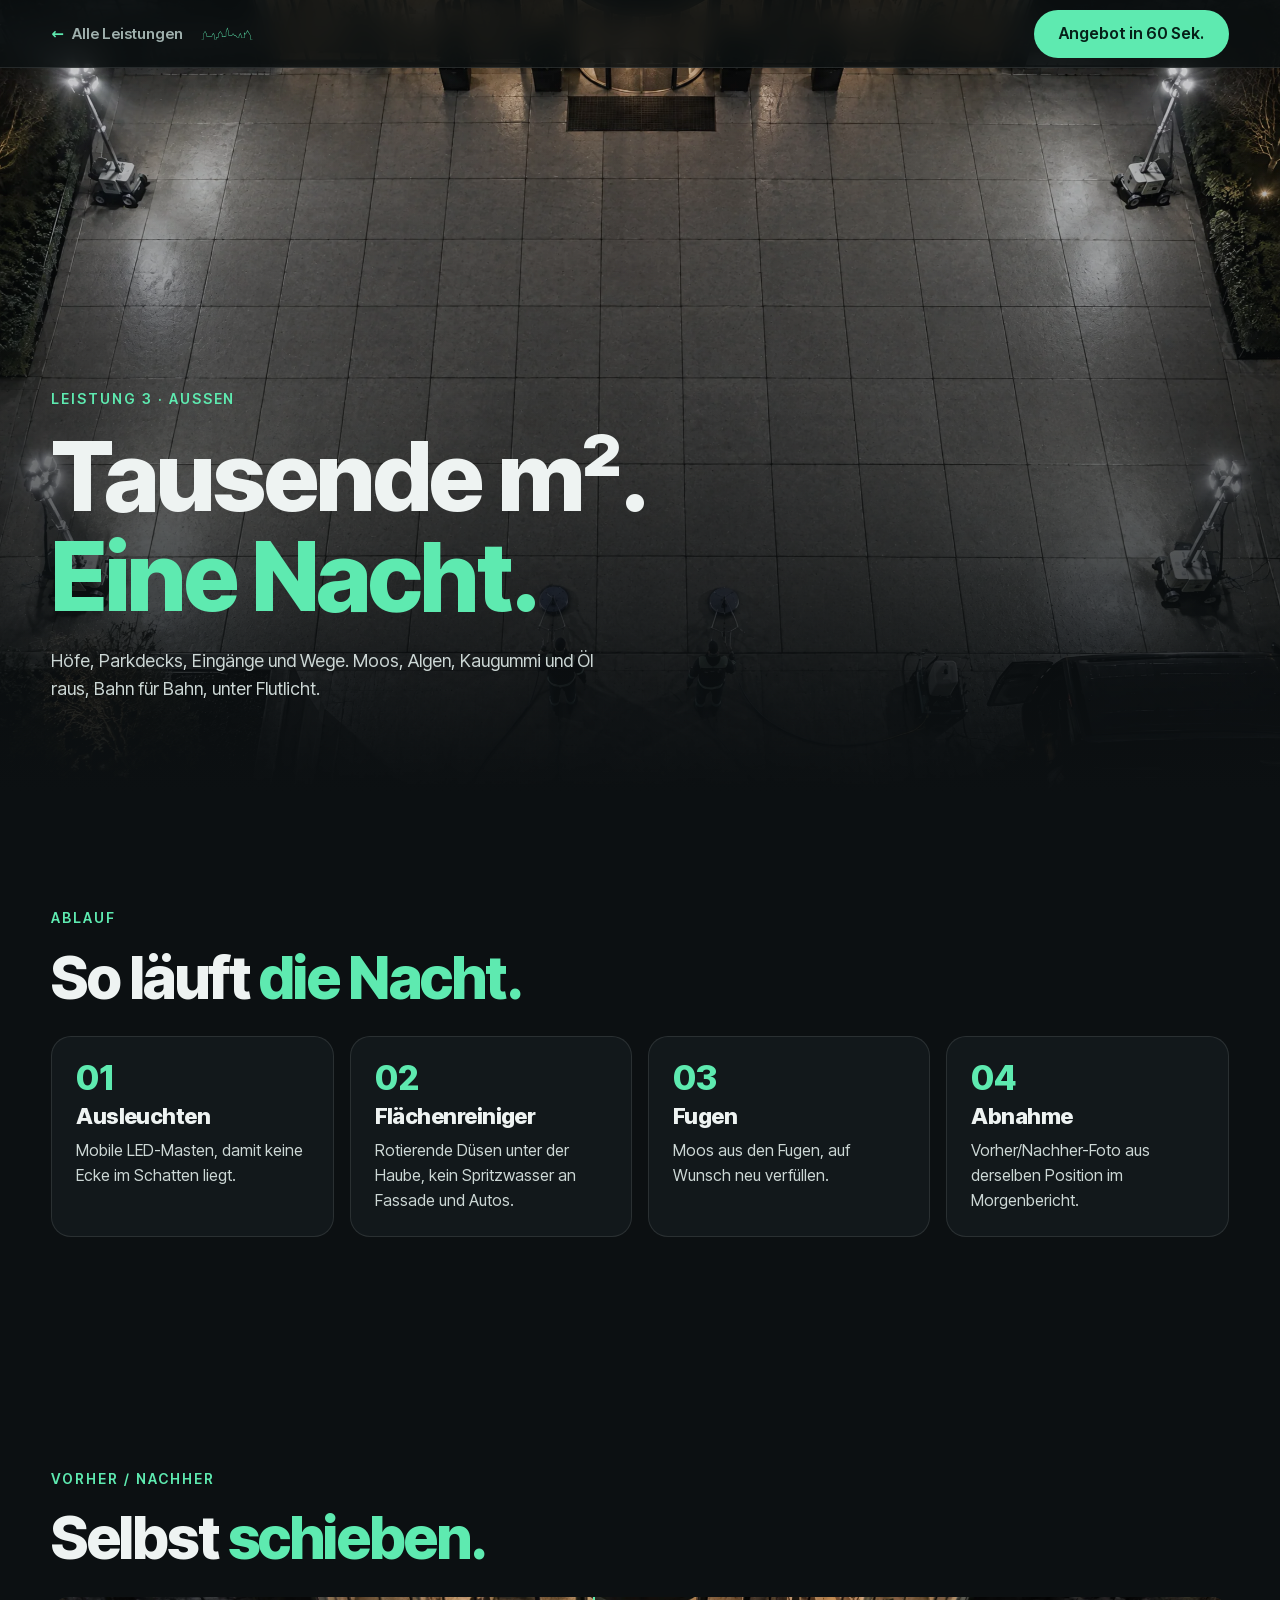
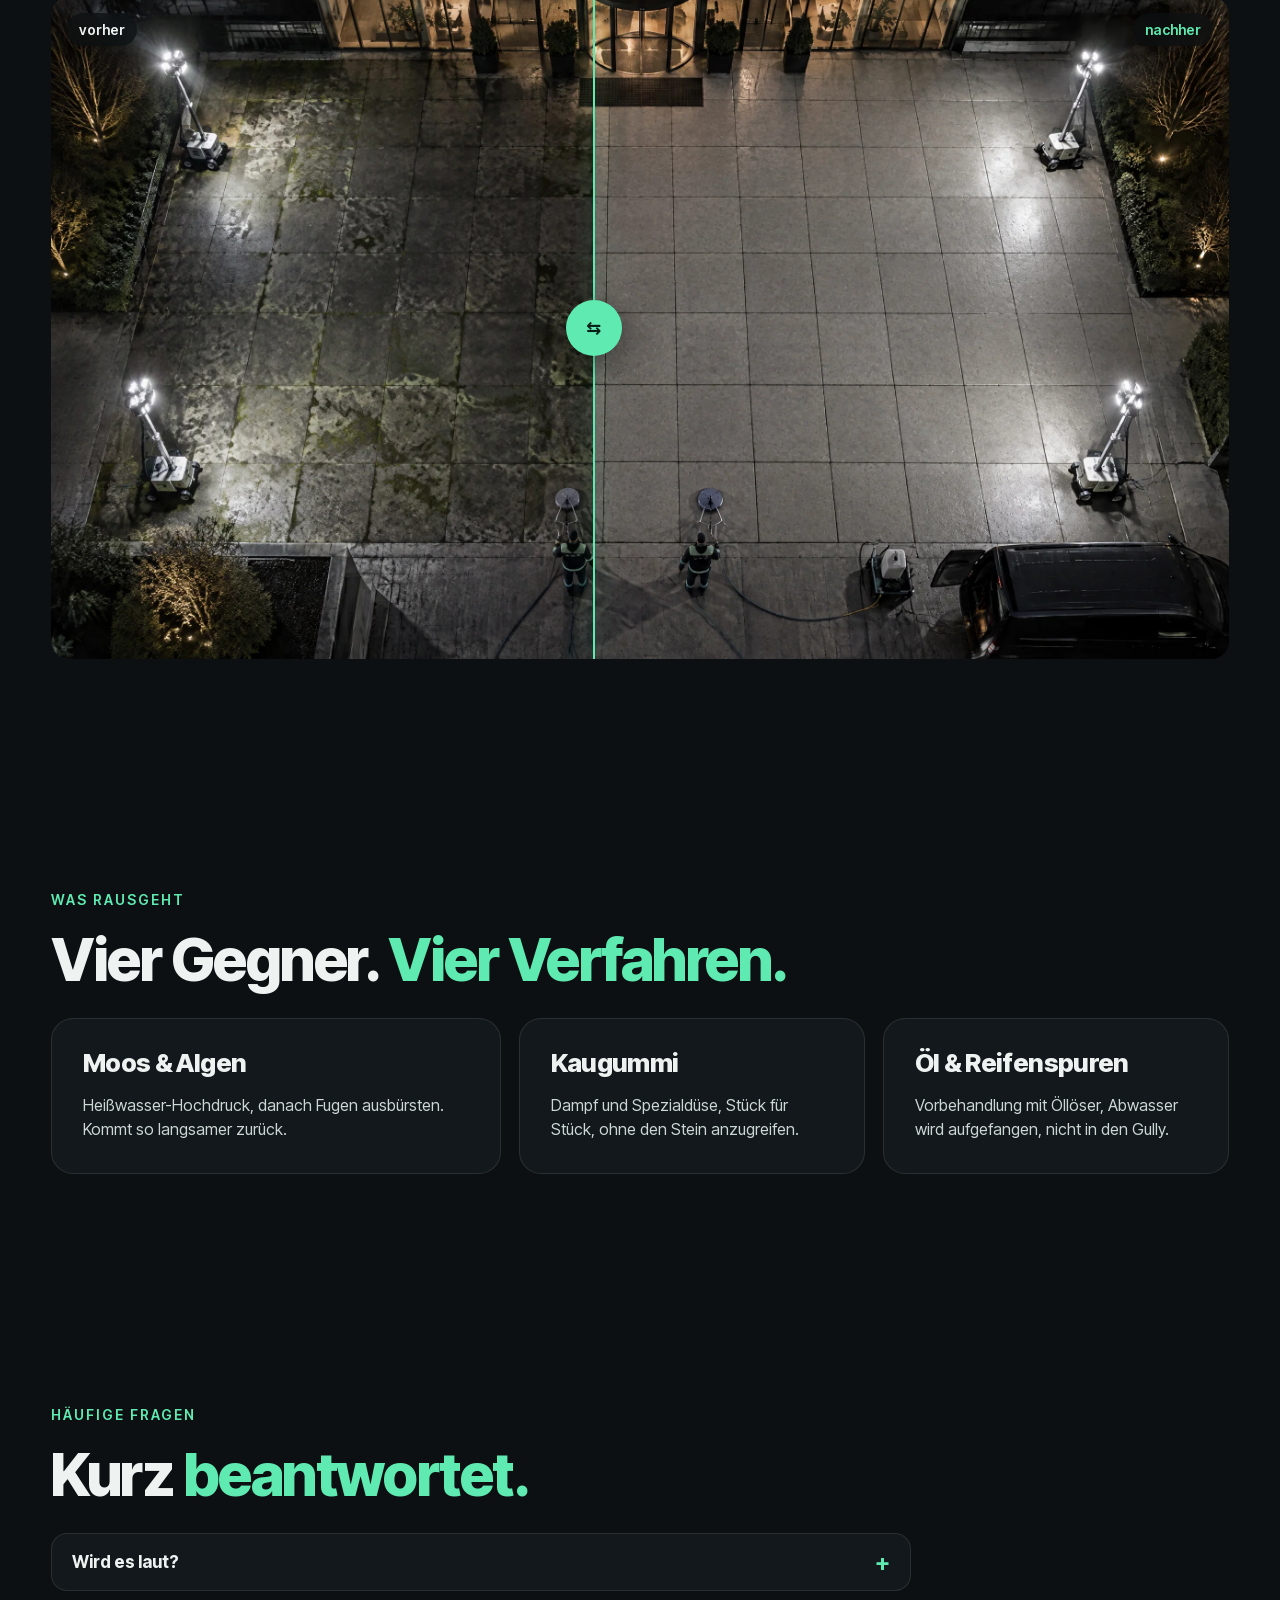
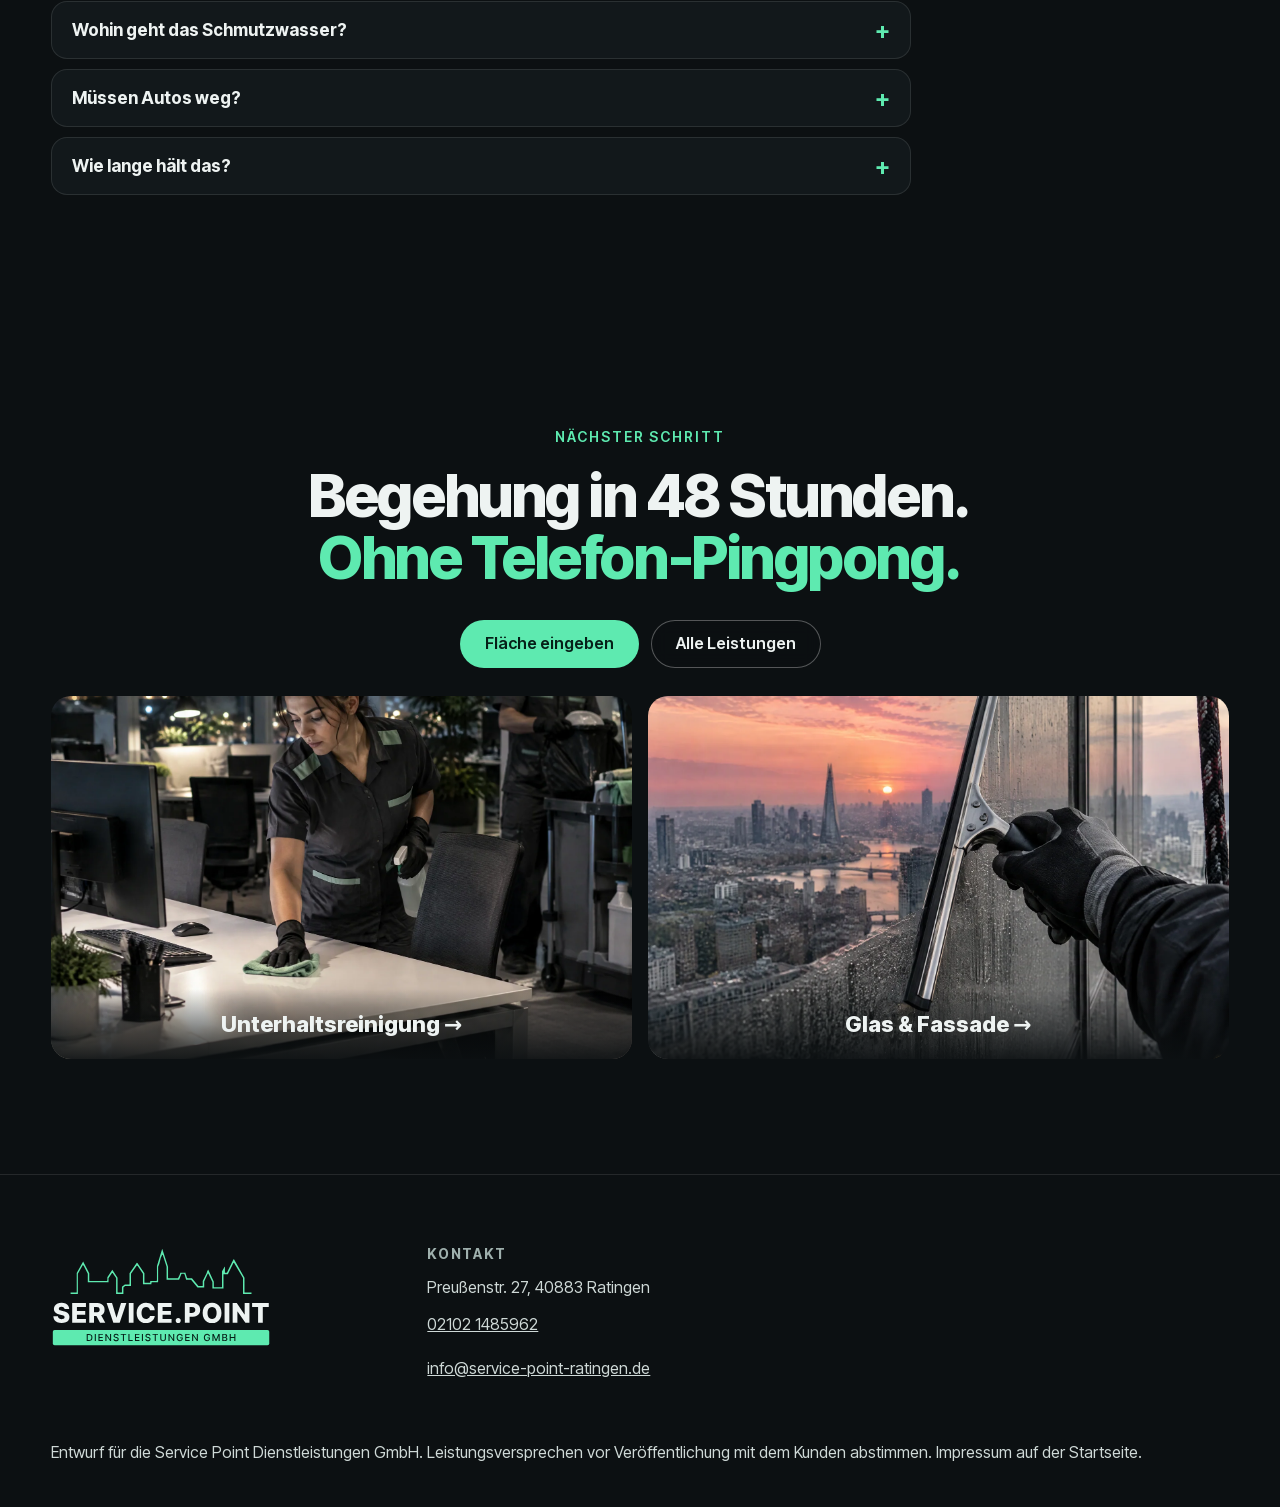
<file: leistung-aussen.html>
<!doctype html>
<html lang="de">
<head>
<meta charset="utf-8">
<meta name="viewport" content="width=device-width, initial-scale=1, viewport-fit=cover">
<title>Außenflächen · Service Point Ratingen</title>
<meta name="description" content="Hochdruckreinigung von Höfen, Parkdecks und Eingängen über Nacht. GLANZWERK Musterseite.">
<meta name="theme-color" content="#0c1012">
<link rel="stylesheet" href="assets/css/style.css?v=4">
<link rel="icon" href="assets/img/logo-sp-mark.svg" type="image/svg+xml">
</head>
<body class="sub">
<header class="sub-nav">
  <div class="wrap">
    <a class="sub-back" href="index.html#leistungen">Alle Leistungen</a>
    <a class="sub-brand" href="index.html" aria-label="Service Point Startseite"><img src="assets/img/logo-sp-mark.svg" alt=""></a>
    <a class="btn btn-mint" href="index.html#angebot">Angebot in 60 Sek.</a>
  </div>
</header>
<main>

<section class="sub-hero">
  <img data-img="hof-sauber" alt="Außenflächen">
  <div class="wrap">
    <p class="kicker">Leistung 3 · Außen</p>
    <h1>Tausende m². <span class="mint">Eine Nacht.</span></h1>
    <p class="lead">Höfe, Parkdecks, Eingänge und Wege. Moos, Algen, Kaugummi und Öl raus, Bahn für Bahn, unter Flutlicht.</p>
  </div>
</section>
<section class="sub-sec"><div class="wrap">
  <p class="kicker">Ablauf</p><h2 class="h-sec">So läuft <span class="mint">die Nacht.</span></h2>
  <ol class="steps4"><li class="rv"><h3>Ausleuchten</h3><p>Mobile LED-Masten, damit keine Ecke im Schatten liegt.</p></li><li class="rv"><h3>Flächenreiniger</h3><p>Rotierende Düsen unter der Haube, kein Spritzwasser an Fassade und Autos.</p></li><li class="rv"><h3>Fugen</h3><p>Moos aus den Fugen, auf Wunsch neu verfüllen.</p></li><li class="rv"><h3>Abnahme</h3><p>Vorher/Nachher-Foto aus derselben Position im Morgenbericht.</p></li></ol>
</div></section>
<section class="sub-sec"><div class="wrap">
  <p class="kicker">Vorher / Nachher</p><h2 class="h-sec">Selbst <span class="mint">schieben.</span></h2>
  <div class="ba" data-need="hof-vorher">
    <img class="ba-a" data-img="hof-vorher" alt="Vorher"><div class="ba-b"><img data-img="hof-sauber" alt="Nachher"></div>
    <span class="ba-line"></span><span class="ba-knob">⇆</span><span class="ba-tag l">vorher</span><span class="ba-tag r">nachher</span>
    <input type="range" min="0" max="100" value="50" aria-label="Vorher-Nachher-Regler">
  </div></div></section>
<section class="sub-sec"><div class="wrap">
  <p class="kicker">Was rausgeht</p><h2 class="h-sec">Vier Gegner. <span class="mint">Vier Verfahren.</span></h2>
  <div class="facts-grid">
    <figure class="fact rv"><h3>Moos & Algen</h3><p>Heißwasser-Hochdruck, danach Fugen ausbürsten. Kommt so langsamer zurück.</p></figure>
    <figure class="fact rv"><h3>Kaugummi</h3><p>Dampf und Spezialdüse, Stück für Stück, ohne den Stein anzugreifen.</p></figure>
    <figure class="fact rv"><h3>Öl & Reifenspuren</h3><p>Vorbehandlung mit Öllöser, Abwasser wird aufgefangen, nicht in den Gully.</p></figure>
  </div>
</div></section>
<section class="sub-sec"><div class="wrap">
  <p class="kicker">Häufige Fragen</p><h2 class="h-sec">Kurz <span class="mint">beantwortet.</span></h2>
  <div class="faq"><details><summary>Wird es laut?</summary><p>Flächenreiniger sind leiser als offene Lanzen. In Wohnnähe planen wir die lauten Teile vor 22 Uhr oder ab 6 Uhr.</p></details><details><summary>Wohin geht das Schmutzwasser?</summary><p>Bei Öl wird es aufgefangen und entsorgt, sonst nach den Vorgaben Ihrer Gemeinde.</p></details><details><summary>Müssen Autos weg?</summary><p>Nur von der Fläche, die in der Nacht dran ist. Wir planen Abschnitte, damit nicht alles gleichzeitig frei sein muss.</p></details><details><summary>Wie lange hält das?</summary><p>Je nach Lage und Schatten ein bis zwei Jahre. Mit Fugenversiegelung deutlich länger.</p></details></div>
</div></section>

<section class="sub-sec sub-cta">
  <div class="wrap">
    <p class="kicker">Nächster Schritt</p>
    <h2 class="h-sec">Begehung in 48 Stunden.<br><span class="mint">Ohne Telefon-Pingpong.</span></h2>
    <div class="row"><a class="btn btn-mint" href="index.html#angebot">Fläche eingeben</a><a class="btn btn-ghost" href="index.html#leistungen">Alle Leistungen</a></div>
    <div class="sub-next"><a href="leistung-innen.html"><img data-img="l-innen" alt="Unterhaltsreinigung"><span>Unterhaltsreinigung →</span></a><a href="leistung-glas.html"><img data-img="l-glas" alt="Glas & Fassade"><span>Glas & Fassade →</span></a></div>
  </div>
</section>
</main>
<footer class="foot">
  <div class="wrap foot-grid">
    <div><img class="foot-logo" src="assets/img/logo-sp.svg" alt="Service Point Dienstleistungen GmbH"></div>
    <div><h4>Kontakt</h4><p>Preußenstr. 27, 40883 Ratingen<br><a href="tel:+4921021485962">02102 1485962</a><br><a href="mailto:info@service-point-ratingen.de">info@service-point-ratingen.de</a></p></div>
  </div>
  <p class="wrap foot-demo">Entwurf für die Service Point Dienstleistungen GmbH. Leistungsversprechen vor Veröffentlichung mit dem Kunden abstimmen. Impressum auf der Startseite.</p>
</footer>
<script src="assets/js/img.js?v=2"></script>
<script src="assets/js/sub.js?v=1"></script>
</body>
</html>
</file>
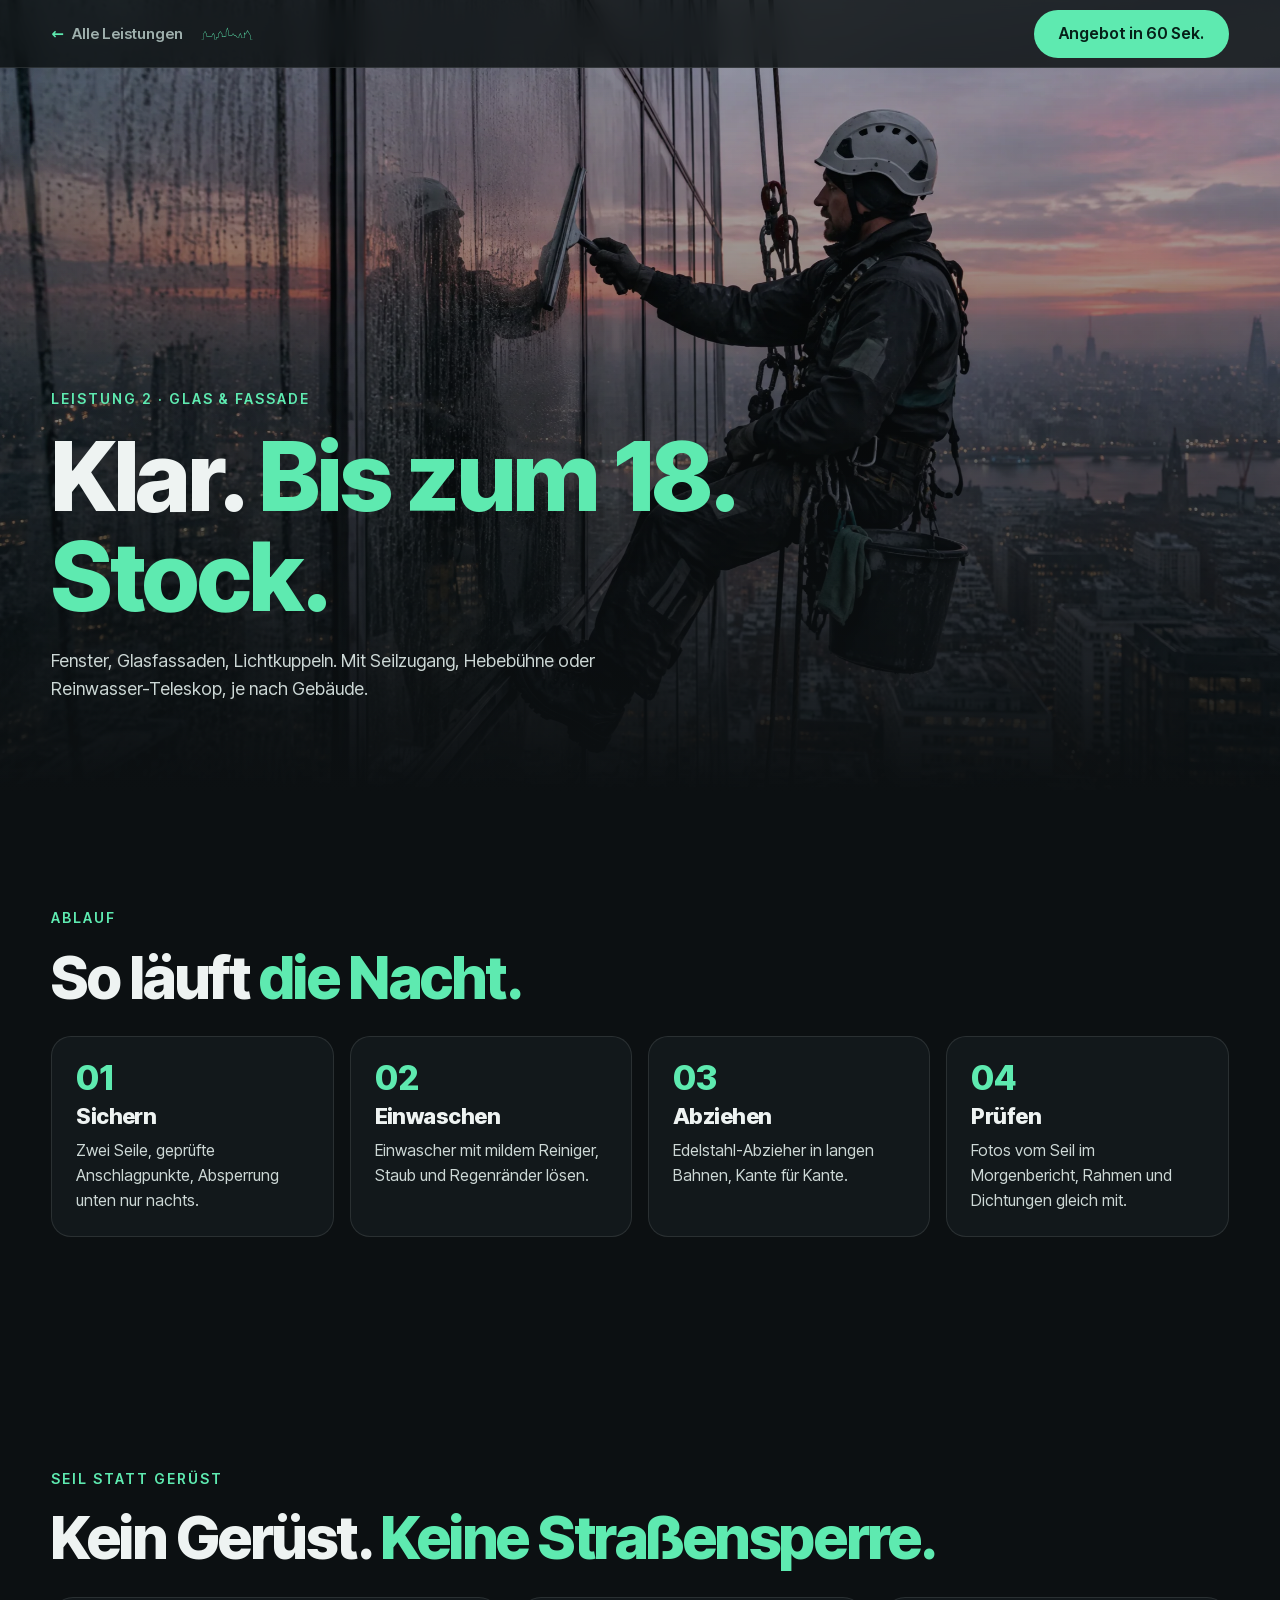
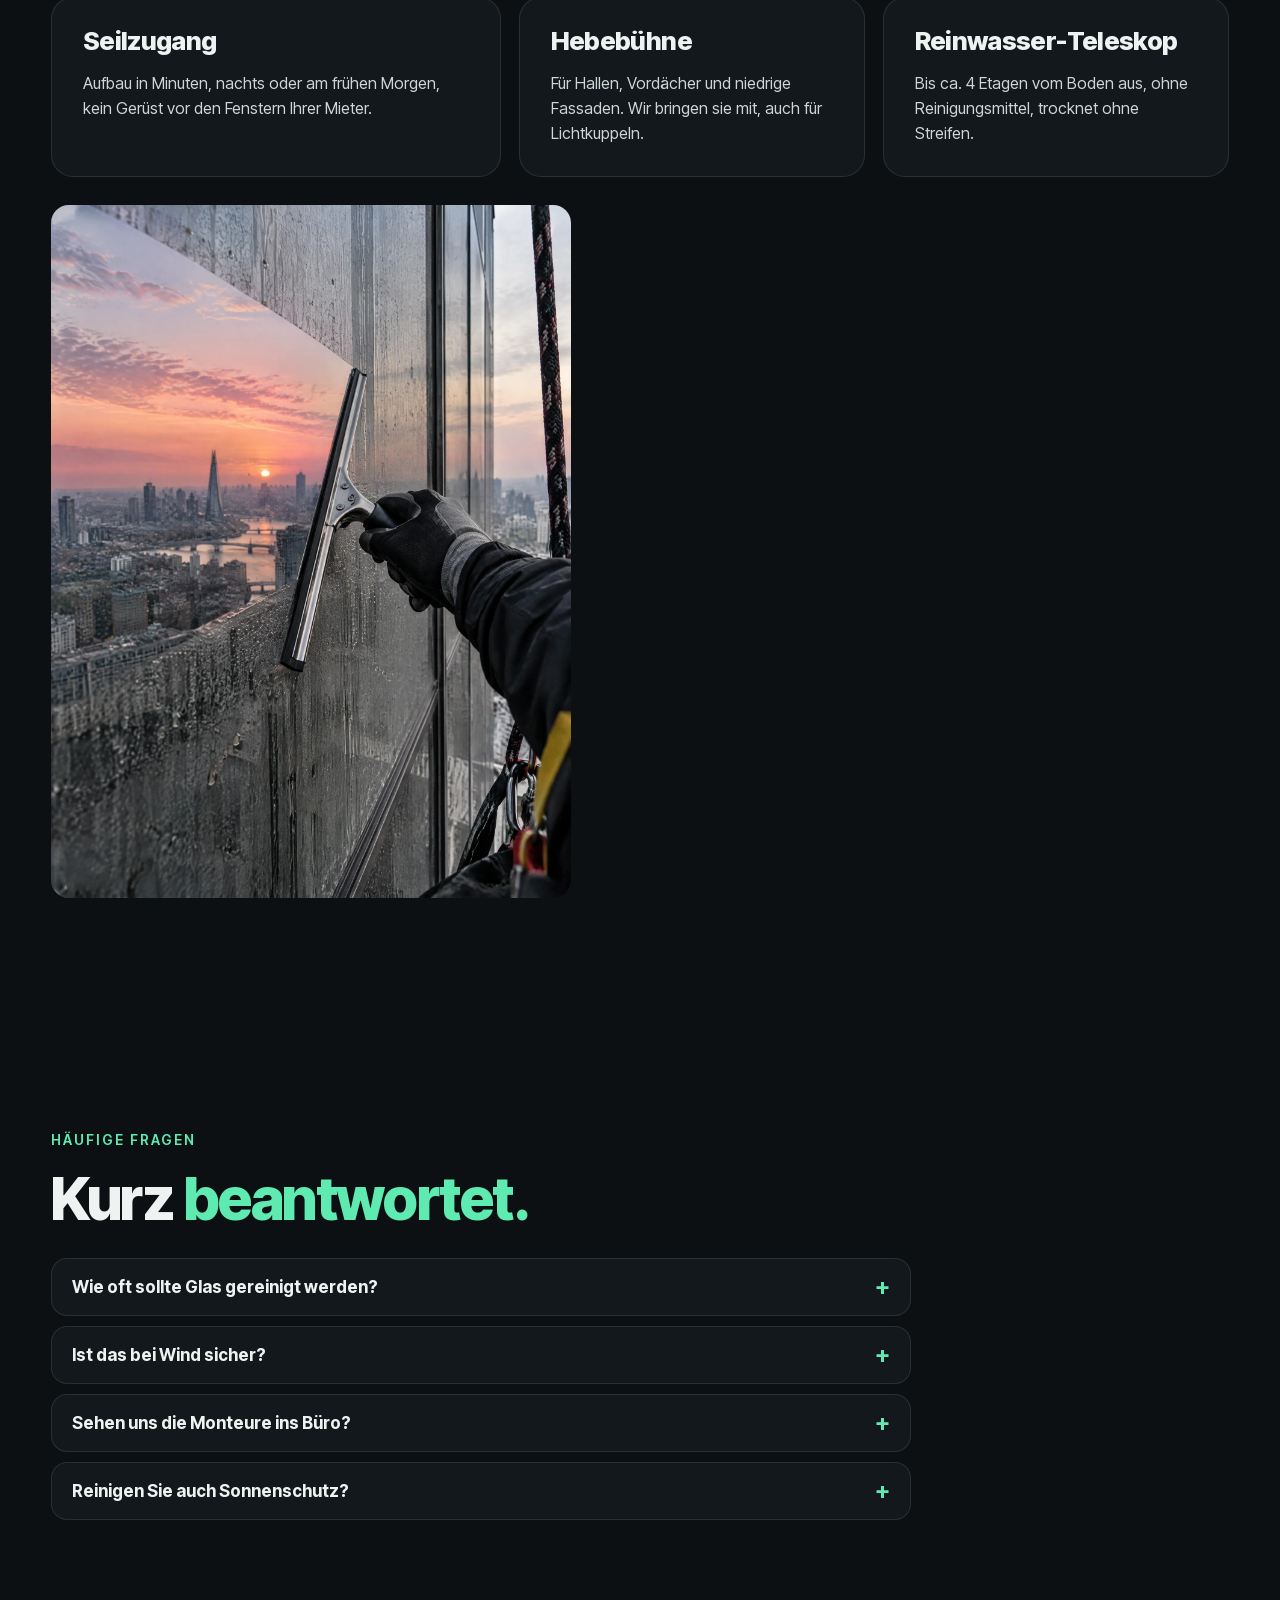
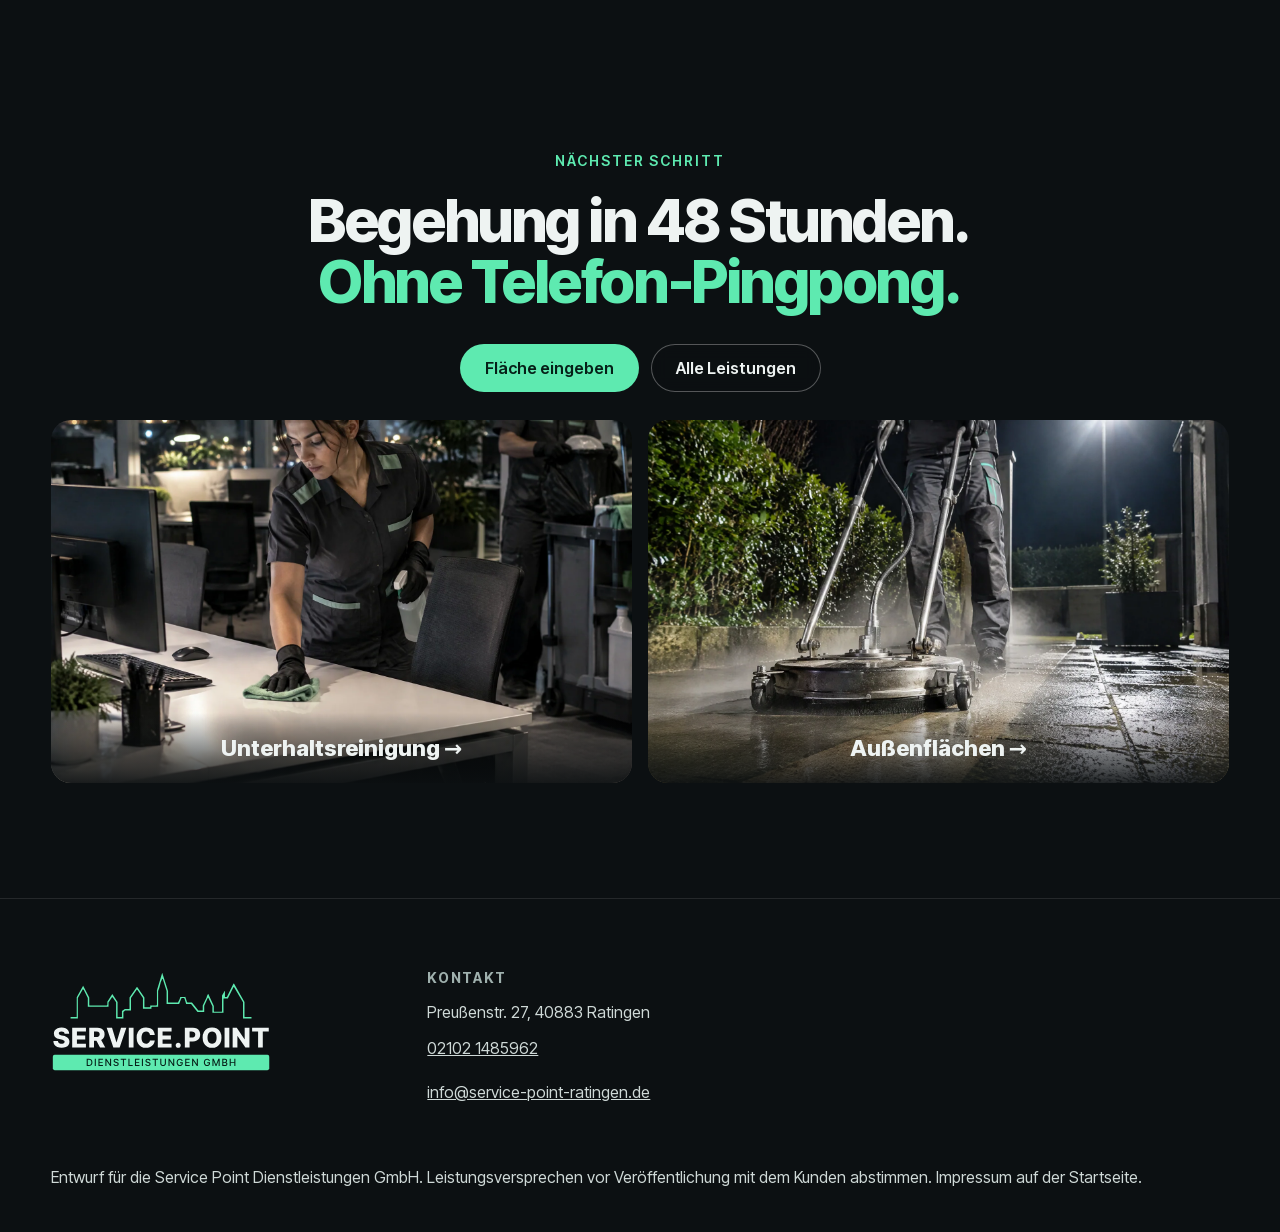
<file: leistung-glas.html>
<!doctype html>
<html lang="de">
<head>
<meta charset="utf-8">
<meta name="viewport" content="width=device-width, initial-scale=1, viewport-fit=cover">
<title>Glas & Fassade · Service Point Ratingen</title>
<meta name="description" content="Glas- und Fassadenreinigung mit Seilzugang bis zum 18. Stock. GLANZWERK Musterseite.">
<meta name="theme-color" content="#0c1012">
<link rel="stylesheet" href="assets/css/style.css?v=4">
<link rel="icon" href="assets/img/logo-sp-mark.svg" type="image/svg+xml">
</head>
<body class="sub">
<header class="sub-nav">
  <div class="wrap">
    <a class="sub-back" href="index.html#leistungen">Alle Leistungen</a>
    <a class="sub-brand" href="index.html" aria-label="Service Point Startseite"><img src="assets/img/logo-sp-mark.svg" alt=""></a>
    <a class="btn btn-mint" href="index.html#angebot">Angebot in 60 Sek.</a>
  </div>
</header>
<main>

<section class="sub-hero">
  <img data-img="fassade" alt="Glas & Fassade">
  <div class="wrap">
    <p class="kicker">Leistung 2 · Glas & Fassade</p>
    <h1>Klar. <span class="mint">Bis zum 18. Stock.</span></h1>
    <p class="lead">Fenster, Glasfassaden, Lichtkuppeln. Mit Seilzugang, Hebebühne oder Reinwasser-Teleskop, je nach Gebäude.</p>
  </div>
</section>
<section class="sub-sec"><div class="wrap">
  <p class="kicker">Ablauf</p><h2 class="h-sec">So läuft <span class="mint">die Nacht.</span></h2>
  <ol class="steps4"><li class="rv"><h3>Sichern</h3><p>Zwei Seile, geprüfte Anschlagpunkte, Absperrung unten nur nachts.</p></li><li class="rv"><h3>Einwaschen</h3><p>Einwascher mit mildem Reiniger, Staub und Regenränder lösen.</p></li><li class="rv"><h3>Abziehen</h3><p>Edelstahl-Abzieher in langen Bahnen, Kante für Kante.</p></li><li class="rv"><h3>Prüfen</h3><p>Fotos vom Seil im Morgenbericht, Rahmen und Dichtungen gleich mit.</p></li></ol>
</div></section>

<section class="sub-sec"><div class="wrap">
  <p class="kicker">Seil statt Gerüst</p><h2 class="h-sec">Kein Gerüst. <span class="mint">Keine Straßensperre.</span></h2>
  <div class="facts-grid">
    <figure class="fact rv"><h3>Seilzugang</h3><p>Aufbau in Minuten, nachts oder am frühen Morgen, kein Gerüst vor den Fenstern Ihrer Mieter.</p></figure>
    <figure class="fact rv"><h3>Hebebühne</h3><p>Für Hallen, Vordächer und niedrige Fassaden. Wir bringen sie mit, auch für Lichtkuppeln.</p></figure>
    <figure class="fact rv"><h3>Reinwasser-Teleskop</h3><p>Bis ca. 4 Etagen vom Boden aus, ohne Reinigungsmittel, trocknet ohne Streifen.</p></figure>
  </div>
  <div class="ba" data-need="l-glas" style="aspect-ratio:3/4;max-width:520px;margin-top:28px"><img data-img="l-glas" alt="Abzieher zieht eine klare Bahn über das staubige Glas"></div>
</div></section>
<section class="sub-sec"><div class="wrap">
  <p class="kicker">Häufige Fragen</p><h2 class="h-sec">Kurz <span class="mint">beantwortet.</span></h2>
  <div class="faq"><details><summary>Wie oft sollte Glas gereinigt werden?</summary><p>Büro-Fenster meist 2 bis 4 Mal im Jahr, Eingangsbereiche öfter. Wir schlagen bei der Begehung einen Plan vor.</p></details><details><summary>Ist das bei Wind sicher?</summary><p>Bei starkem Wind oder Frost wird nicht gearbeitet. Der Termin rutscht, Sie bekommen Bescheid.</p></details><details><summary>Sehen uns die Monteure ins Büro?</summary><p>Wir arbeiten außerhalb Ihrer Bürozeiten, auf Wunsch abends oder ab 5 Uhr morgens.</p></details><details><summary>Reinigen Sie auch Sonnenschutz?</summary><p>Ja, Lamellen, Markisen und Rahmen auf Wunsch im selben Einsatz.</p></details></div>
</div></section>

<section class="sub-sec sub-cta">
  <div class="wrap">
    <p class="kicker">Nächster Schritt</p>
    <h2 class="h-sec">Begehung in 48 Stunden.<br><span class="mint">Ohne Telefon-Pingpong.</span></h2>
    <div class="row"><a class="btn btn-mint" href="index.html#angebot">Fläche eingeben</a><a class="btn btn-ghost" href="index.html#leistungen">Alle Leistungen</a></div>
    <div class="sub-next"><a href="leistung-innen.html"><img data-img="l-innen" alt="Unterhaltsreinigung"><span>Unterhaltsreinigung →</span></a><a href="leistung-aussen.html"><img data-img="l-aussen" alt="Außenflächen"><span>Außenflächen →</span></a></div>
  </div>
</section>
</main>
<footer class="foot">
  <div class="wrap foot-grid">
    <div><img class="foot-logo" src="assets/img/logo-sp.svg" alt="Service Point Dienstleistungen GmbH"></div>
    <div><h4>Kontakt</h4><p>Preußenstr. 27, 40883 Ratingen<br><a href="tel:+4921021485962">02102 1485962</a><br><a href="mailto:info@service-point-ratingen.de">info@service-point-ratingen.de</a></p></div>
  </div>
  <p class="wrap foot-demo">Entwurf für die Service Point Dienstleistungen GmbH. Leistungsversprechen vor Veröffentlichung mit dem Kunden abstimmen. Impressum auf der Startseite.</p>
</footer>
<script src="assets/js/img.js?v=2"></script>
<script src="assets/js/sub.js?v=1"></script>
</body>
</html>
</file>
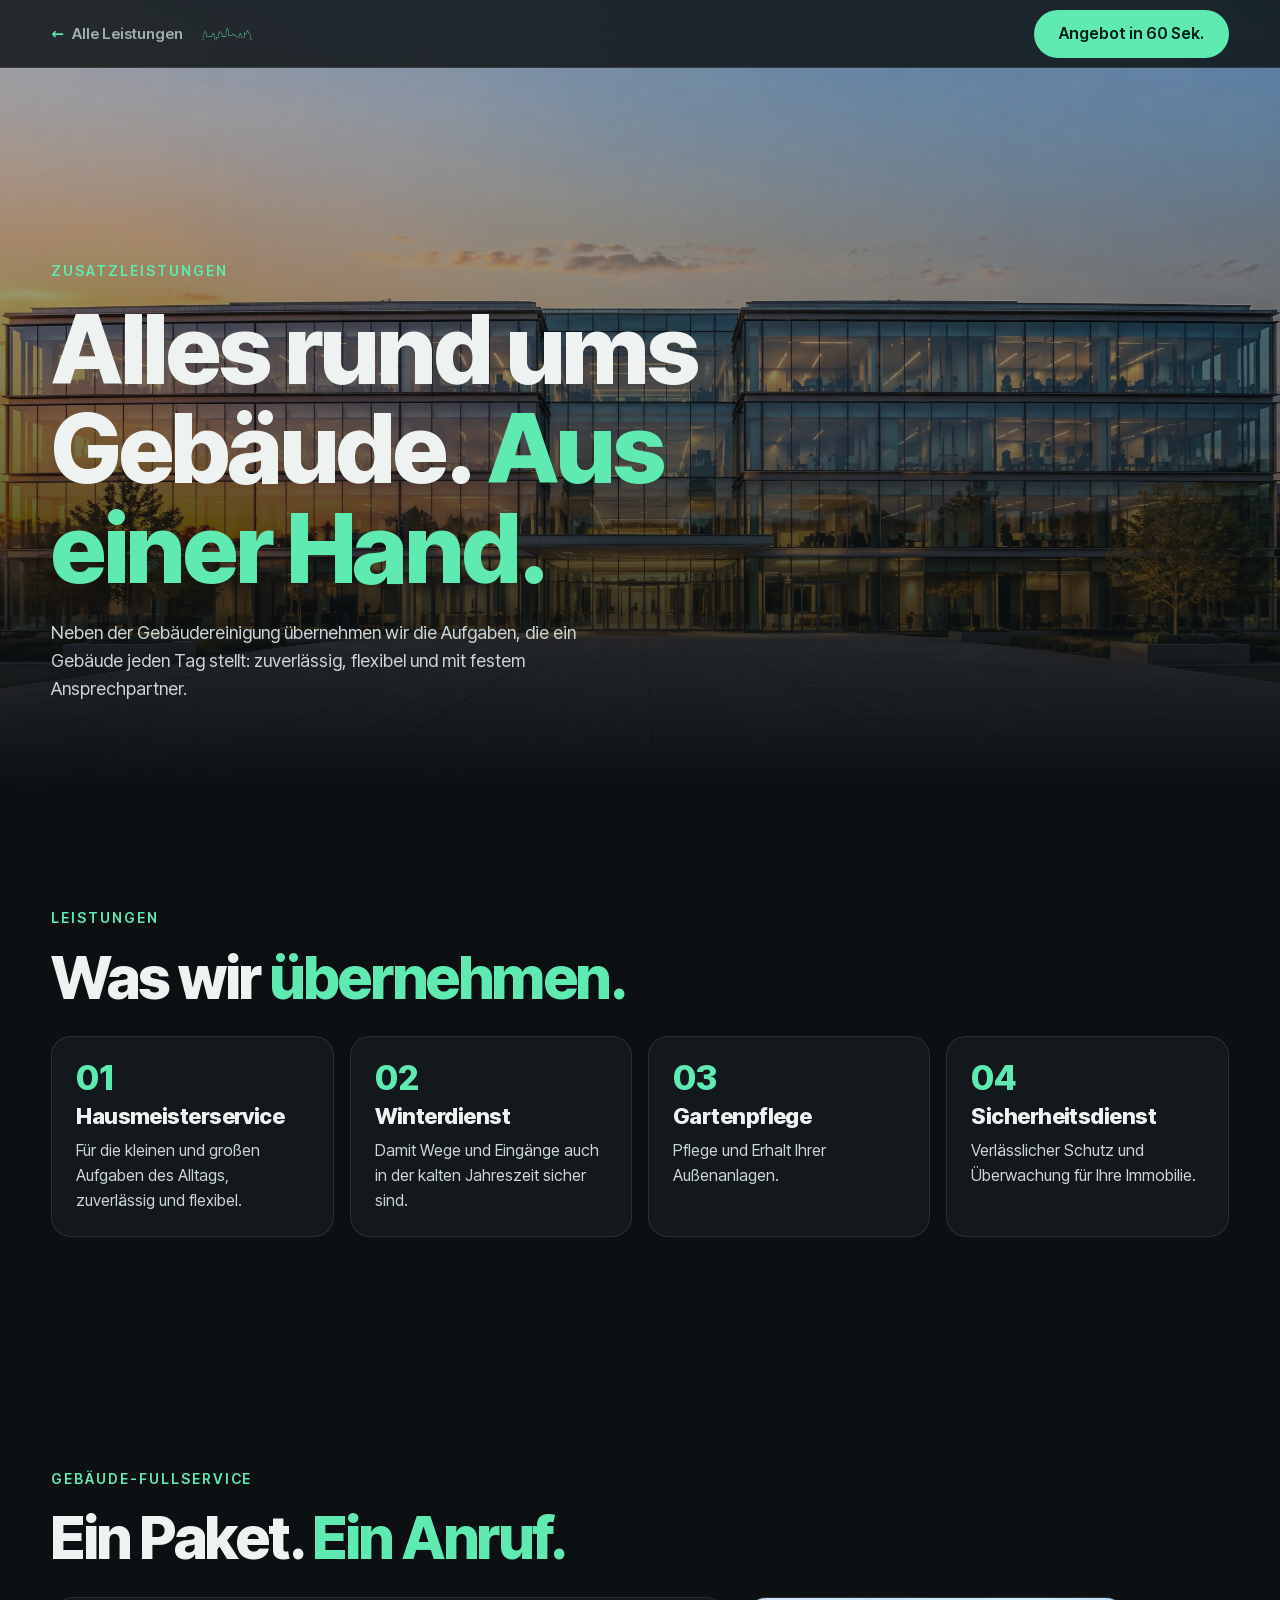
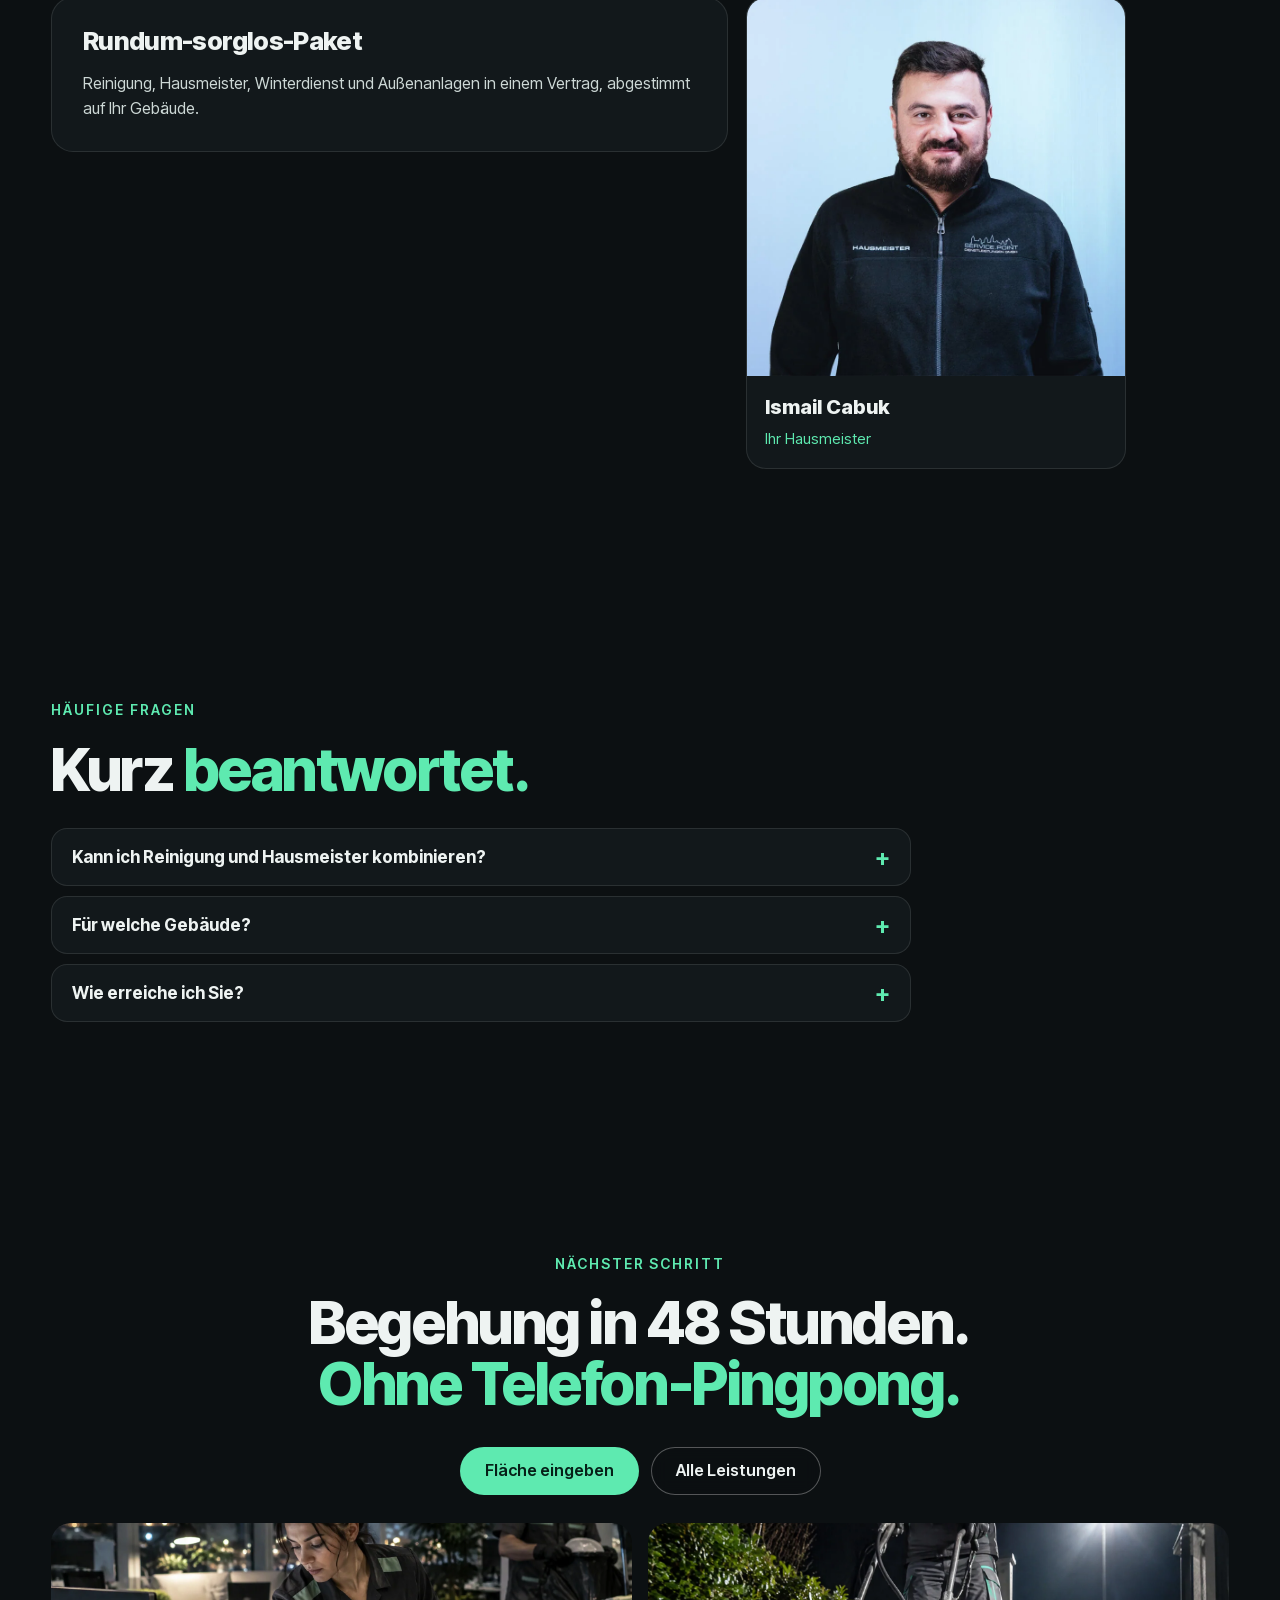
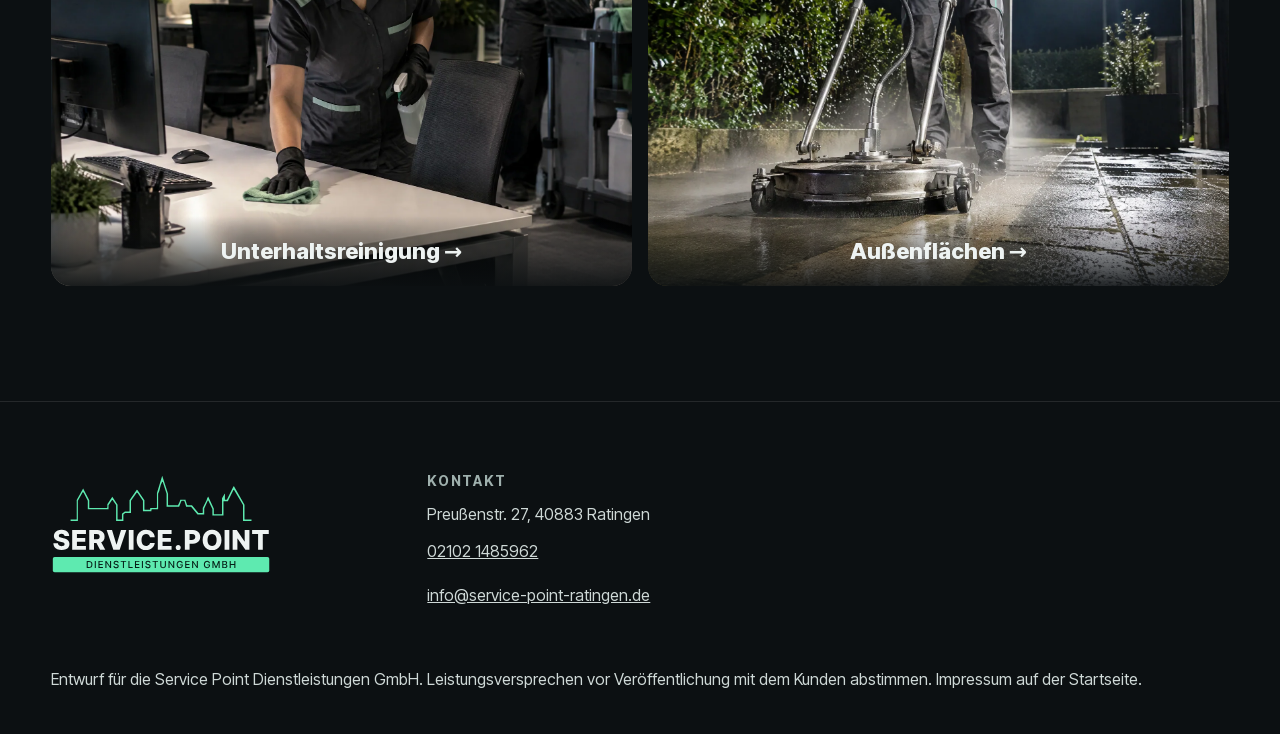
<file: leistung-hausmeister.html>
<!doctype html>
<html lang="de">
<head>
<meta charset="utf-8">
<meta name="viewport" content="width=device-width, initial-scale=1, viewport-fit=cover">
<title>Hausmeisterservice · Service Point Ratingen</title>
<meta name="description" content="Hausmeisterservice, Winterdienst, Gartenpflege und Sicherheitsdienst in Ratingen. Service Point Dienstleistungen GmbH.">
<meta name="theme-color" content="#0c1012">
<link rel="stylesheet" href="assets/css/style.css?v=4">
<link rel="icon" href="assets/img/logo-sp-mark.svg" type="image/svg+xml">
</head>
<body class="sub">
<header class="sub-nav">
  <div class="wrap">
    <a class="sub-back" href="index.html#leistungen">Alle Leistungen</a>
    <a class="sub-brand" href="index.html" aria-label="Service Point Startseite"><img src="assets/img/logo-sp-mark.svg" alt=""></a>
    <a class="btn btn-mint" href="index.html#angebot">Angebot in 60 Sek.</a>
  </div>
</header>
<main>

<section class="sub-hero">
  <img data-img="morgen" alt="Hausmeisterservice">
  <div class="wrap">
    <p class="kicker">Zusatzleistungen</p>
    <h1>Alles rund ums Gebäude. <span class="mint">Aus einer Hand.</span></h1>
    <p class="lead">Neben der Gebäudereinigung übernehmen wir die Aufgaben, die ein Gebäude jeden Tag stellt: zuverlässig, flexibel und mit festem Ansprechpartner.</p>
  </div>
</section>
<section class="sub-sec"><div class="wrap">
  <p class="kicker">Leistungen</p><h2 class="h-sec">Was wir <span class="mint">übernehmen.</span></h2>
  <ol class="steps4"><li class="rv"><h3>Hausmeisterservice</h3><p>Für die kleinen und großen Aufgaben des Alltags, zuverlässig und flexibel.</p></li><li class="rv"><h3>Winterdienst</h3><p>Damit Wege und Eingänge auch in der kalten Jahreszeit sicher sind.</p></li><li class="rv"><h3>Gartenpflege</h3><p>Pflege und Erhalt Ihrer Außenanlagen.</p></li><li class="rv"><h3>Sicherheitsdienst</h3><p>Verlässlicher Schutz und Überwachung für Ihre Immobilie.</p></li></ol>
</div></section>

<section class="sub-sec"><div class="wrap">
  <p class="kicker">Gebäude-Fullservice</p><h2 class="h-sec">Ein Paket. <span class="mint">Ein Anruf.</span></h2>
  <div class="hm-grid">
    <figure class="fact rv"><h3>Rundum-sorglos-Paket</h3><p>Reinigung, Hausmeister, Winterdienst und Außenanlagen in einem Vertrag, abgestimmt auf Ihr Gebäude.</p></figure>
    <figure class="tm rv hm-person"><img data-img="team-ismail" alt="Ismail Cabuk"><figcaption><b>Ismail Cabuk</b><span>Ihr Hausmeister</span></figcaption></figure>
  </div>
</div></section>
<section class="sub-sec"><div class="wrap">
  <p class="kicker">Häufige Fragen</p><h2 class="h-sec">Kurz <span class="mint">beantwortet.</span></h2>
  <div class="faq"><details><summary>Kann ich Reinigung und Hausmeister kombinieren?</summary><p>Ja. Mit dem Gebäude-Fullservice bekommen Sie beides aus einer Hand, abgestimmt auf Ihre Immobilie.</p></details><details><summary>Für welche Gebäude?</summary><p>Für Gewerbeobjekte, Mehrfamilienhäuser und Hausverwaltungen in Ratingen und Umgebung.</p></details><details><summary>Wie erreiche ich Sie?</summary><p>Telefon 02102 1485962, mobil 0162 6083624 oder per Mail an info@service-point-ratingen.de.</p></details></div>
</div></section>

<section class="sub-sec sub-cta">
  <div class="wrap">
    <p class="kicker">Nächster Schritt</p>
    <h2 class="h-sec">Begehung in 48 Stunden.<br><span class="mint">Ohne Telefon-Pingpong.</span></h2>
    <div class="row"><a class="btn btn-mint" href="index.html#angebot">Fläche eingeben</a><a class="btn btn-ghost" href="index.html#leistungen">Alle Leistungen</a></div>
    <div class="sub-next"><a href="leistung-innen.html"><img data-img="l-innen" alt="Unterhaltsreinigung"><span>Unterhaltsreinigung →</span></a><a href="leistung-aussen.html"><img data-img="l-aussen" alt="Außenflächen"><span>Außenflächen →</span></a></div>
  </div>
</section>
</main>
<footer class="foot">
  <div class="wrap foot-grid">
    <div><img class="foot-logo" src="assets/img/logo-sp.svg" alt="Service Point Dienstleistungen GmbH"></div>
    <div><h4>Kontakt</h4><p>Preußenstr. 27, 40883 Ratingen<br><a href="tel:+4921021485962">02102 1485962</a><br><a href="mailto:info@service-point-ratingen.de">info@service-point-ratingen.de</a></p></div>
  </div>
  <p class="wrap foot-demo">Entwurf für die Service Point Dienstleistungen GmbH. Leistungsversprechen vor Veröffentlichung mit dem Kunden abstimmen. Impressum auf der Startseite.</p>
</footer>
<script src="assets/js/img.js?v=2"></script>
<script src="assets/js/sub.js?v=1"></script>
</body>
</html>
</file>
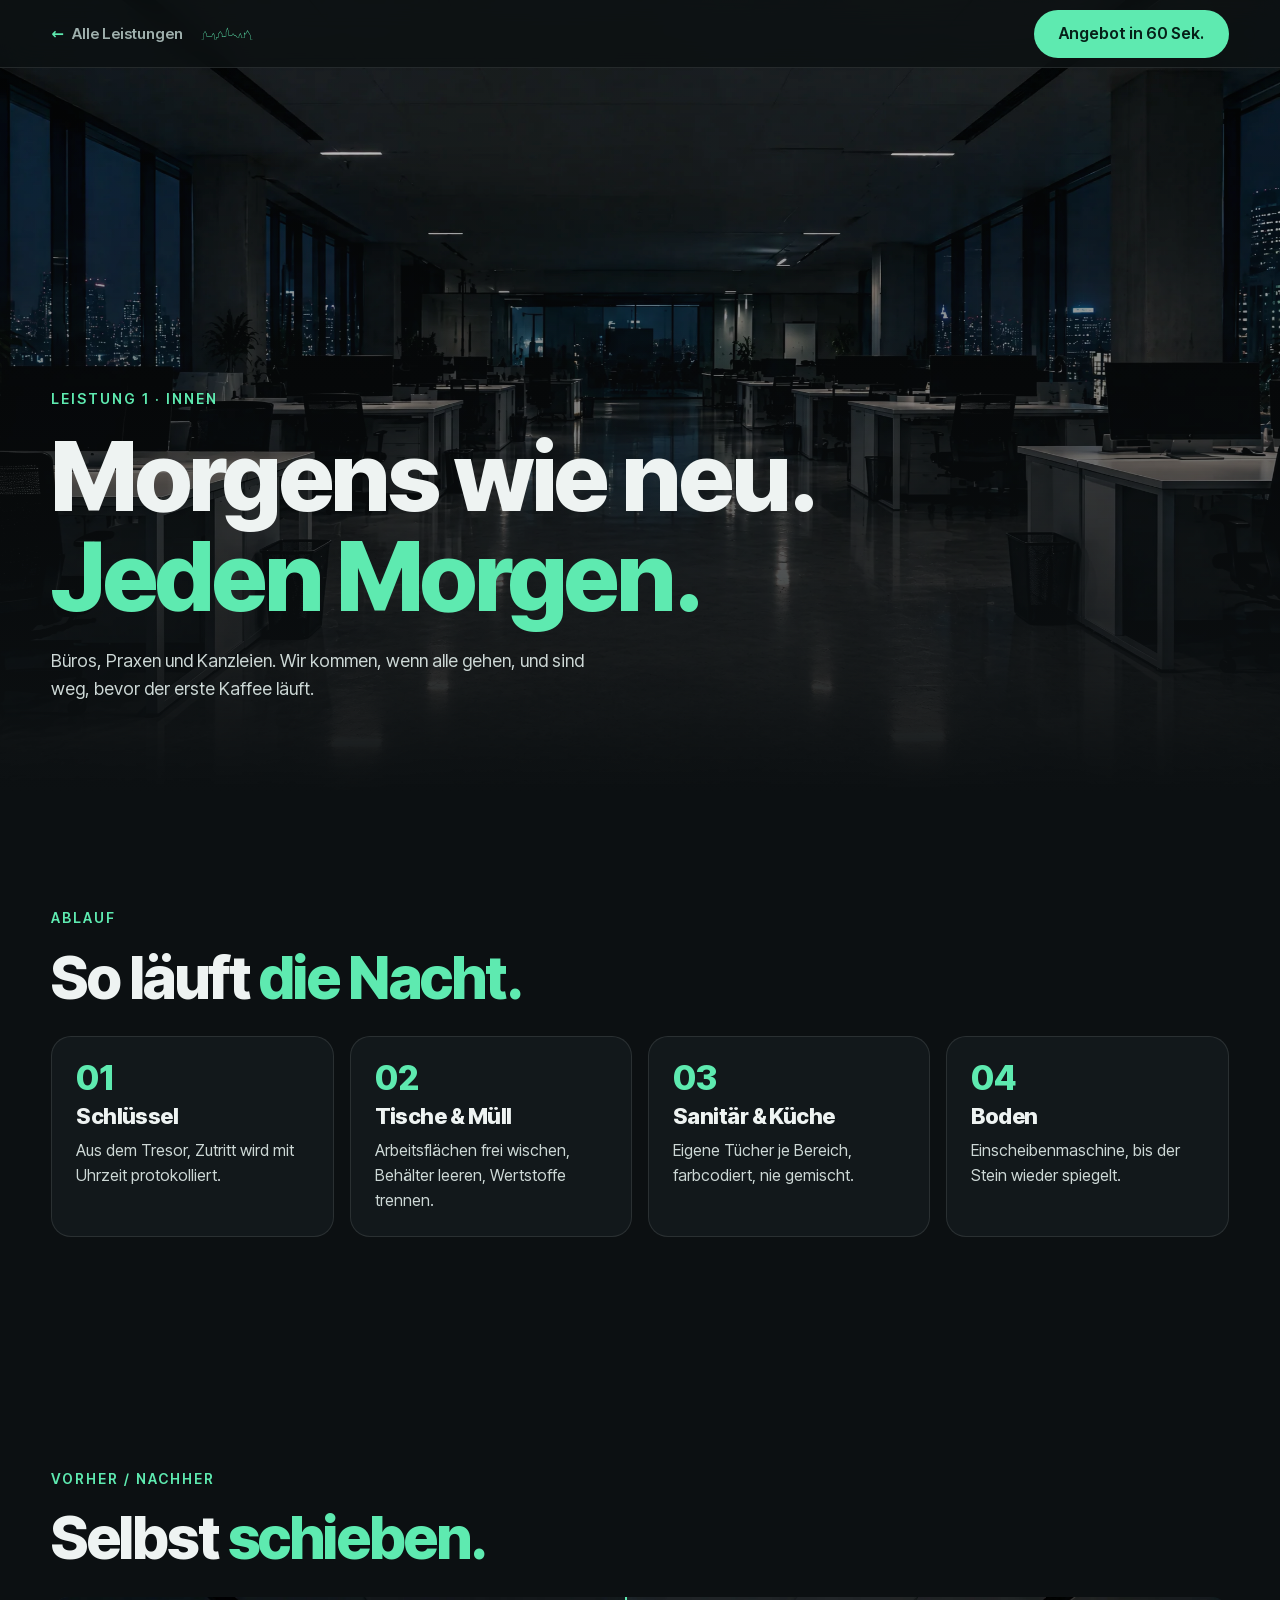
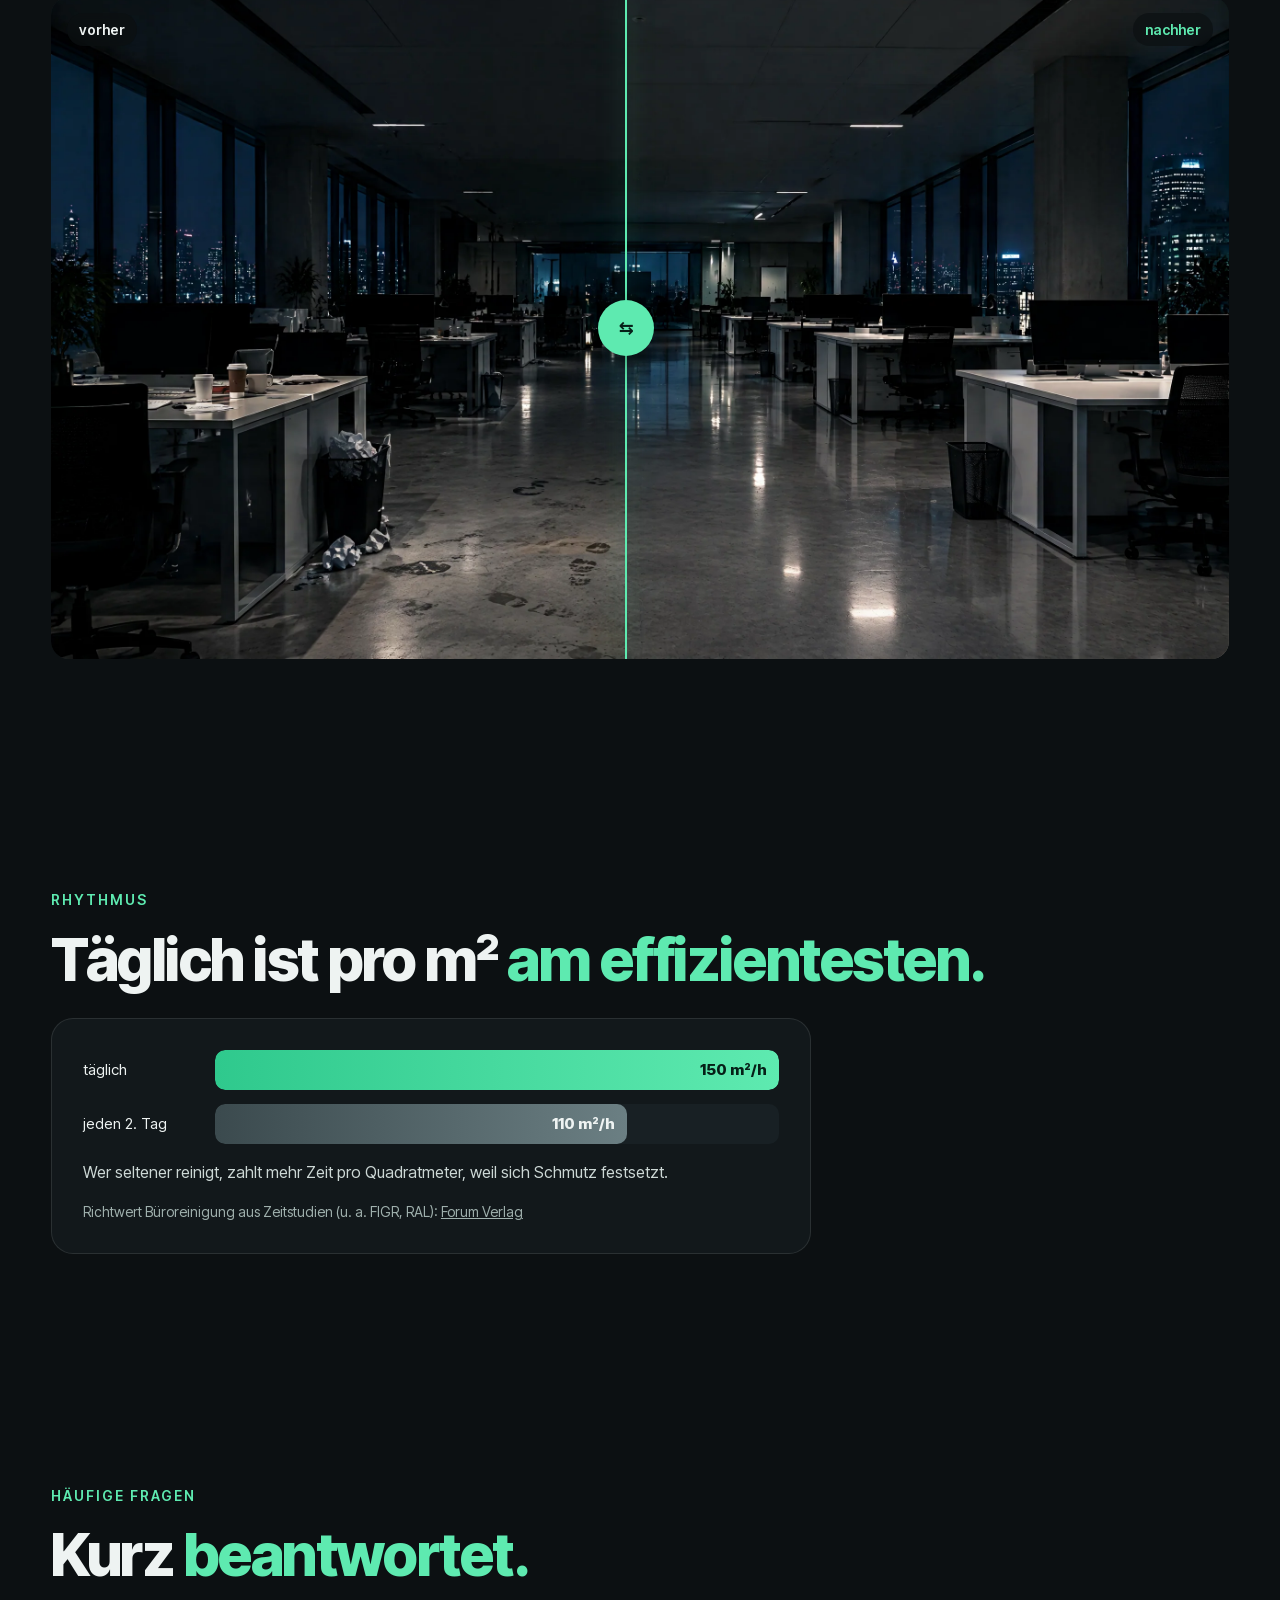
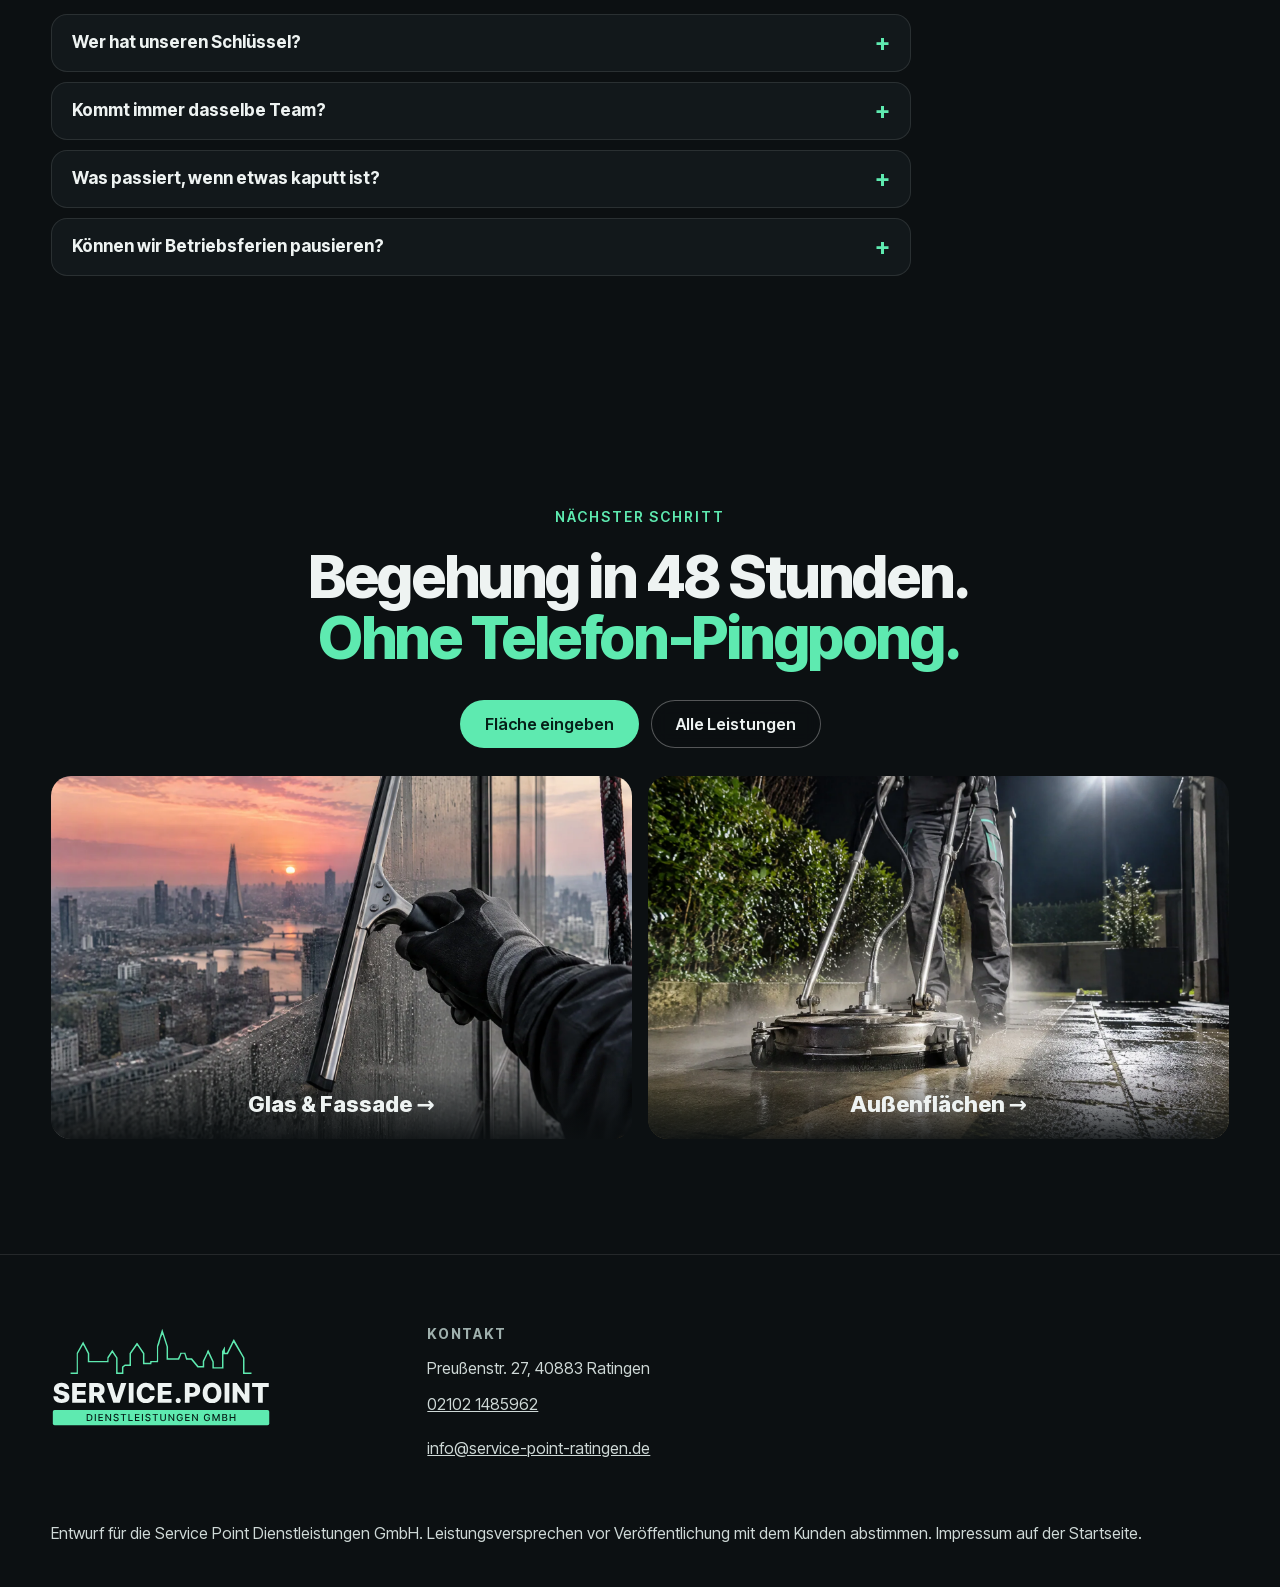
<file: leistung-innen.html>
<!doctype html>
<html lang="de">
<head>
<meta charset="utf-8">
<meta name="viewport" content="width=device-width, initial-scale=1, viewport-fit=cover">
<title>Unterhaltsreinigung · Service Point Ratingen</title>
<meta name="description" content="Büroreinigung über Nacht: Ablauf, Bodenpflege, Rhythmus und Richtwerte. GLANZWERK Musterseite.">
<meta name="theme-color" content="#0c1012">
<link rel="stylesheet" href="assets/css/style.css?v=4">
<link rel="icon" href="assets/img/logo-sp-mark.svg" type="image/svg+xml">
</head>
<body class="sub">
<header class="sub-nav">
  <div class="wrap">
    <a class="sub-back" href="index.html#leistungen">Alle Leistungen</a>
    <a class="sub-brand" href="index.html" aria-label="Service Point Startseite"><img src="assets/img/logo-sp-mark.svg" alt=""></a>
    <a class="btn btn-mint" href="index.html#angebot">Angebot in 60 Sek.</a>
  </div>
</header>
<main>

<section class="sub-hero">
  <img data-img="buero-sauber" alt="Unterhaltsreinigung">
  <div class="wrap">
    <p class="kicker">Leistung 1 · Innen</p>
    <h1>Morgens wie neu. <span class="mint">Jeden Morgen.</span></h1>
    <p class="lead">Büros, Praxen und Kanzleien. Wir kommen, wenn alle gehen, und sind weg, bevor der erste Kaffee läuft.</p>
  </div>
</section>
<section class="sub-sec"><div class="wrap">
  <p class="kicker">Ablauf</p><h2 class="h-sec">So läuft <span class="mint">die Nacht.</span></h2>
  <ol class="steps4"><li class="rv"><h3>Schlüssel</h3><p>Aus dem Tresor, Zutritt wird mit Uhrzeit protokolliert.</p></li><li class="rv"><h3>Tische & Müll</h3><p>Arbeitsflächen frei wischen, Behälter leeren, Wertstoffe trennen.</p></li><li class="rv"><h3>Sanitär & Küche</h3><p>Eigene Tücher je Bereich, farbcodiert, nie gemischt.</p></li><li class="rv"><h3>Boden</h3><p>Einscheibenmaschine, bis der Stein wieder spiegelt.</p></li></ol>
</div></section>
<section class="sub-sec"><div class="wrap">
  <p class="kicker">Vorher / Nachher</p><h2 class="h-sec">Selbst <span class="mint">schieben.</span></h2>
  <div class="ba" data-need="nacht-buero">
    <img class="ba-a" data-img="nacht-buero" alt="Vorher"><div class="ba-b"><img data-img="buero-sauber" alt="Nachher"></div>
    <span class="ba-line"></span><span class="ba-knob">⇆</span><span class="ba-tag l">vorher</span><span class="ba-tag r">nachher</span>
    <input type="range" min="0" max="100" value="50" aria-label="Vorher-Nachher-Regler">
  </div></div></section>
<section class="sub-sec"><div class="wrap">
  <p class="kicker">Rhythmus</p><h2 class="h-sec">Täglich ist pro m² <span class="mint">am effizientesten.</span></h2>
  <figure class="fact rv" style="max-width:760px">
    <div class="bars">
      <div class="bar"><span>täglich</span><div class="tr"><div class="fl" style="--w:100%">150 m²/h</div></div></div>
      <div class="bar b2"><span>jeden 2. Tag</span><div class="tr"><div class="fl" style="--w:73%">110 m²/h</div></div></div>
    </div>
    <p>Wer seltener reinigt, zahlt mehr Zeit pro Quadratmeter, weil sich Schmutz festsetzt.</p>
    <small>Richtwert Büroreinigung aus Zeitstudien (u. a. FIGR, RAL): <a href="https://shop.forum-verlag.com/media/pdf/LP_1805_objektarten.pdf" target="_blank" rel="noopener">Forum Verlag</a></small>
  </figure></div></section>
<section class="sub-sec"><div class="wrap">
  <p class="kicker">Häufige Fragen</p><h2 class="h-sec">Kurz <span class="mint">beantwortet.</span></h2>
  <div class="faq"><details><summary>Wer hat unseren Schlüssel?</summary><p>Er liegt bei uns im Tresor. Jede Entnahme wird mit Name und Uhrzeit protokolliert, Sie sehen es im Morgenbericht.</p></details><details><summary>Kommt immer dasselbe Team?</summary><p>Ja. Feste Touren, feste Crew. Urlaubsvertretung kennt Ihr Objekt aus der Einarbeitung.</p></details><details><summary>Was passiert, wenn etwas kaputt ist?</summary><p>Foto um 6 Uhr im Bericht, Hinweis an Ihre Haustechnik. Wir sind versichert.</p></details><details><summary>Können wir Betriebsferien pausieren?</summary><p>Ja. Im Konfigurator einfach die Wochen abziehen, die Nächte pro Jahr passen sich an.</p></details></div>
</div></section>

<section class="sub-sec sub-cta">
  <div class="wrap">
    <p class="kicker">Nächster Schritt</p>
    <h2 class="h-sec">Begehung in 48 Stunden.<br><span class="mint">Ohne Telefon-Pingpong.</span></h2>
    <div class="row"><a class="btn btn-mint" href="index.html#angebot">Fläche eingeben</a><a class="btn btn-ghost" href="index.html#leistungen">Alle Leistungen</a></div>
    <div class="sub-next"><a href="leistung-glas.html"><img data-img="l-glas" alt="Glas & Fassade"><span>Glas & Fassade →</span></a><a href="leistung-aussen.html"><img data-img="l-aussen" alt="Außenflächen"><span>Außenflächen →</span></a></div>
  </div>
</section>
</main>
<footer class="foot">
  <div class="wrap foot-grid">
    <div><img class="foot-logo" src="assets/img/logo-sp.svg" alt="Service Point Dienstleistungen GmbH"></div>
    <div><h4>Kontakt</h4><p>Preußenstr. 27, 40883 Ratingen<br><a href="tel:+4921021485962">02102 1485962</a><br><a href="mailto:info@service-point-ratingen.de">info@service-point-ratingen.de</a></p></div>
  </div>
  <p class="wrap foot-demo">Entwurf für die Service Point Dienstleistungen GmbH. Leistungsversprechen vor Veröffentlichung mit dem Kunden abstimmen. Impressum auf der Startseite.</p>
</footer>
<script src="assets/js/img.js?v=2"></script>
<script src="assets/js/sub.js?v=1"></script>
</body>
</html>
</file>
<file: assets/css/style.css>
/* Schriften lokal (vorher Google Fonts), erzeugt mit tools/fonts_local.py */
/* latin-ext */
@font-face {
  font-family: 'Inter Tight';
  font-style: normal;
  font-weight: 400;
  font-display: swap;
  src: url(../fonts/inter-tight-latin-ext.woff2) format('woff2');
  unicode-range: U+0100-02BA, U+02BD-02C5, U+02C7-02CC, U+02CE-02D7, U+02DD-02FF, U+0304, U+0308, U+0329, U+1D00-1DBF, U+1E00-1E9F, U+1EF2-1EFF, U+2020, U+20A0-20AB, U+20AD-20C4, U+2113, U+2C60-2C7F, U+A720-A7FF;
}
/* latin */
@font-face {
  font-family: 'Inter Tight';
  font-style: normal;
  font-weight: 400;
  font-display: swap;
  src: url(../fonts/inter-tight-latin.woff2) format('woff2');
  unicode-range: U+0000-00FF, U+0131, U+0152-0153, U+02BB-02BC, U+02C6, U+02DA, U+02DC, U+0304, U+0308, U+0329, U+2000-206F, U+20AC, U+2122, U+2191, U+2193, U+2212, U+2215, U+FEFF, U+FFFD;
}
/* latin-ext */
@font-face {
  font-family: 'Inter Tight';
  font-style: normal;
  font-weight: 500;
  font-display: swap;
  src: url(../fonts/inter-tight-latin-ext.woff2) format('woff2');
  unicode-range: U+0100-02BA, U+02BD-02C5, U+02C7-02CC, U+02CE-02D7, U+02DD-02FF, U+0304, U+0308, U+0329, U+1D00-1DBF, U+1E00-1E9F, U+1EF2-1EFF, U+2020, U+20A0-20AB, U+20AD-20C4, U+2113, U+2C60-2C7F, U+A720-A7FF;
}
/* latin */
@font-face {
  font-family: 'Inter Tight';
  font-style: normal;
  font-weight: 500;
  font-display: swap;
  src: url(../fonts/inter-tight-latin.woff2) format('woff2');
  unicode-range: U+0000-00FF, U+0131, U+0152-0153, U+02BB-02BC, U+02C6, U+02DA, U+02DC, U+0304, U+0308, U+0329, U+2000-206F, U+20AC, U+2122, U+2191, U+2193, U+2212, U+2215, U+FEFF, U+FFFD;
}
/* latin-ext */
@font-face {
  font-family: 'Inter Tight';
  font-style: normal;
  font-weight: 600;
  font-display: swap;
  src: url(../fonts/inter-tight-latin-ext.woff2) format('woff2');
  unicode-range: U+0100-02BA, U+02BD-02C5, U+02C7-02CC, U+02CE-02D7, U+02DD-02FF, U+0304, U+0308, U+0329, U+1D00-1DBF, U+1E00-1E9F, U+1EF2-1EFF, U+2020, U+20A0-20AB, U+20AD-20C4, U+2113, U+2C60-2C7F, U+A720-A7FF;
}
/* latin */
@font-face {
  font-family: 'Inter Tight';
  font-style: normal;
  font-weight: 600;
  font-display: swap;
  src: url(../fonts/inter-tight-latin.woff2) format('woff2');
  unicode-range: U+0000-00FF, U+0131, U+0152-0153, U+02BB-02BC, U+02C6, U+02DA, U+02DC, U+0304, U+0308, U+0329, U+2000-206F, U+20AC, U+2122, U+2191, U+2193, U+2212, U+2215, U+FEFF, U+FFFD;
}
/* latin-ext */
@font-face {
  font-family: 'Inter Tight';
  font-style: normal;
  font-weight: 700;
  font-display: swap;
  src: url(../fonts/inter-tight-latin-ext.woff2) format('woff2');
  unicode-range: U+0100-02BA, U+02BD-02C5, U+02C7-02CC, U+02CE-02D7, U+02DD-02FF, U+0304, U+0308, U+0329, U+1D00-1DBF, U+1E00-1E9F, U+1EF2-1EFF, U+2020, U+20A0-20AB, U+20AD-20C4, U+2113, U+2C60-2C7F, U+A720-A7FF;
}
/* latin */
@font-face {
  font-family: 'Inter Tight';
  font-style: normal;
  font-weight: 700;
  font-display: swap;
  src: url(../fonts/inter-tight-latin.woff2) format('woff2');
  unicode-range: U+0000-00FF, U+0131, U+0152-0153, U+02BB-02BC, U+02C6, U+02DA, U+02DC, U+0304, U+0308, U+0329, U+2000-206F, U+20AC, U+2122, U+2191, U+2193, U+2212, U+2215, U+FEFF, U+FFFD;
}
/* latin-ext */
@font-face {
  font-family: 'Inter Tight';
  font-style: normal;
  font-weight: 800;
  font-display: swap;
  src: url(../fonts/inter-tight-latin-ext.woff2) format('woff2');
  unicode-range: U+0100-02BA, U+02BD-02C5, U+02C7-02CC, U+02CE-02D7, U+02DD-02FF, U+0304, U+0308, U+0329, U+1D00-1DBF, U+1E00-1E9F, U+1EF2-1EFF, U+2020, U+20A0-20AB, U+20AD-20C4, U+2113, U+2C60-2C7F, U+A720-A7FF;
}
/* latin */
@font-face {
  font-family: 'Inter Tight';
  font-style: normal;
  font-weight: 800;
  font-display: swap;
  src: url(../fonts/inter-tight-latin.woff2) format('woff2');
  unicode-range: U+0000-00FF, U+0131, U+0152-0153, U+02BB-02BC, U+02C6, U+02DA, U+02DC, U+0304, U+0308, U+0329, U+2000-206F, U+20AC, U+2122, U+2191, U+2193, U+2212, U+2215, U+FEFF, U+FFFD;
}
/* GLANZWERK – Musterseite Gebäudereinigung. Graphit + Mint. */
:root {
  --bg: #0c1012;
  --bg2: #12181b;
  --bg3: #182024;
  --line: rgba(255, 255, 255, .1);
  --text: #eef3f2;
  --mute: #9fb0ad;
  --mint: #5eeab0;
  --mint2: #2fc98d;
  --mint-d: rgba(94, 234, 176, .14);
  --r: 18px;
  --pad: clamp(16px, 4vw, 56px);
  --nav: 68px;
  --f: 'Inter Tight', system-ui, -apple-system, 'Segoe UI', sans-serif;
}
*, *::before, *::after { box-sizing: border-box; }
html { scroll-behavior: smooth; -webkit-text-size-adjust: 100%; }
body { margin: 0; background: var(--bg); color: var(--text); font-family: var(--f); font-size: 17px; line-height: 1.55; overflow-x: hidden; -webkit-font-smoothing: antialiased; }
img, video, svg { display: block; max-width: 100%; }
a { color: inherit; }
button { font: inherit; color: inherit; }
h1, h2, h3, h4 { margin: 0; line-height: 1.04; letter-spacing: -.025em; font-weight: 700; }
p { margin: 0; }
.wrap { width: 100%; max-width: 1320px; margin: 0 auto; padding: 0 var(--pad); }
.mint { color: var(--mint); }
.kicker { font-size: 14px; font-weight: 600; letter-spacing: .14em; text-transform: uppercase; color: var(--mint); margin-bottom: 18px; }
.lead { font-size: clamp(17px, 1.4vw, 20px); color: #cdd8d6; max-width: 560px; }
.h-sec { font-size: clamp(40px, 6.2vw, 96px); font-weight: 800; margin-bottom: 40px; }

/* Knöpfe */
.btn { display: inline-flex; align-items: center; justify-content: center; min-height: 48px; padding: 0 24px; border-radius: 999px; border: 1px solid transparent; font-weight: 600; font-size: 16px; text-decoration: none; cursor: pointer; transition: transform .2s, background .2s, box-shadow .2s; white-space: nowrap; }
.btn:active { transform: scale(.97); }
.btn-mint { background: var(--mint); color: #062018; box-shadow: 0 0 0 0 rgba(94, 234, 176, .5); }
.btn-mint:hover { background: #7ff3c4; box-shadow: 0 8px 32px rgba(94, 234, 176, .28); }
.btn-ghost { border-color: rgba(255, 255, 255, .3); background: rgba(12, 16, 18, .35); backdrop-filter: blur(8px); }
.btn-ghost:hover { border-color: var(--mint); }
.btn-wide { width: 100%; }
.lnk { background: none; border: 0; padding: 0; cursor: pointer; text-decoration: underline; text-underline-offset: 3px; min-height: 32px; }
.row { display: flex; flex-wrap: wrap; gap: 12px; margin-top: 32px; }

/* Navigation */
.nav { position: fixed; inset: 0 0 auto 0; z-index: 50; height: var(--nav); display: flex; align-items: center; gap: 24px; padding: 0 var(--pad); background: linear-gradient(rgba(12, 16, 18, .75), rgba(12, 16, 18, 0)); transition: background .3s; }
.nav.solid { background: rgba(12, 16, 18, .86); backdrop-filter: blur(14px); border-bottom: 1px solid var(--line); }
.brand { display: inline-flex; align-items: center; min-height: 44px; gap: 10px; font-weight: 800; letter-spacing: .14em; font-size: 15px; text-decoration: none; }
.mark { width: 22px; height: 22px; border-radius: 6px; background: var(--mint); -webkit-mask: url("data:image/svg+xml,%3Csvg xmlns='http://www.w3.org/2000/svg' viewBox='0 0 32 32'%3E%3Cpath d='M7 24 L16 6 L25 24' fill='none' stroke='black' stroke-width='4' stroke-linecap='round' stroke-linejoin='round'/%3E%3C/svg%3E") center/contain no-repeat; mask: url("data:image/svg+xml,%3Csvg xmlns='http://www.w3.org/2000/svg' viewBox='0 0 32 32'%3E%3Cpath d='M7 24 L16 6 L25 24' fill='none' stroke='black' stroke-width='4' stroke-linecap='round' stroke-linejoin='round'/%3E%3C/svg%3E") center/contain no-repeat; }
.menu { display: flex; align-items: center; gap: 26px; margin-left: auto; font-size: 15px; }
.menu a { text-decoration: none; color: #d6dfdd; padding: 8px 0; }
.menu a:hover { color: var(--mint); }
.menu-cta { display: none; }
.nav-cta { min-height: 44px; padding: 0 18px; font-size: 15px; }
.nav-burger { display: none; width: 48px; height: 48px; border: 1px solid var(--line); border-radius: 50%; background: rgba(12, 16, 18, .5); cursor: pointer; position: relative; margin-left: auto; }
.nav-burger i { position: absolute; left: 14px; right: 14px; height: 2px; background: var(--text); transition: transform .25s, top .25s; }
.nav-burger i:first-child { top: 19px; } .nav-burger i:last-child { top: 27px; }
.menu-open .nav-burger i:first-child { top: 23px; transform: rotate(45deg); }
.menu-open .nav-burger i:last-child { top: 23px; transform: rotate(-45deg); }
@media (max-width: 1240px) {
  .nav-burger { display: block; }
  .nav-cta { margin-left: auto; }
  .nav-burger { margin-left: 0; }
  .menu { position: fixed; inset: 0; z-index: -1; flex-direction: column; justify-content: center; align-items: flex-start; gap: 6px; padding: 96px var(--pad) 40px; background: rgba(10, 14, 16, .97); font-size: clamp(30px, 7vw, 44px); font-weight: 700; opacity: 0; visibility: hidden; transition: opacity .3s, visibility .3s; margin: 0; }
  .menu a { padding: 6px 0; }
  .menu-open .menu { opacity: 1; visibility: visible; }
  .menu-cta { display: inline-flex; margin-top: 24px; font-size: 17px; }
}
@media (max-width: 520px) { .nav-cta { display: none; } .nav-burger { margin-left: auto; } }

/* ---------- Kapitel 1: Die Nacht ---------- */
.night { position: relative; height: 760vh; }
.stage { position: sticky; top: 0; height: 100vh; height: 100svh; overflow: hidden; }
.scene { position: absolute; inset: 0; opacity: 0; will-change: opacity; }
.scene.s0 { opacity: 1; }
.scene img, .scene video { position: absolute; inset: 0; width: 100%; height: 100%; object-fit: cover; transform: scale(var(--z, 1)); transform-origin: 50% 55%; }
.scene video { opacity: 0; transition: opacity .4s; }
.scene.has-vid video { opacity: 1; }
.scene .after { opacity: 0; }
.s2 .stripes { position: absolute; inset: 0; transform: scale(var(--z, 1)); }
.s2 .stripes img { transform: none; -webkit-mask-image: var(--mask); mask-image: var(--mask); }
.shade { position: absolute; inset: 0; pointer-events: none; background: radial-gradient(120% 90% at 50% 40%, rgba(12, 16, 18, 0) 30%, rgba(12, 16, 18, .55) 100%), linear-gradient(rgba(12, 16, 18, .5), rgba(12, 16, 18, 0) 28%, rgba(12, 16, 18, 0) 62%, rgba(12, 16, 18, .85)); }
.beat { position: absolute; left: 0; right: 0; padding: 0 var(--pad); opacity: 0; will-change: opacity, transform; pointer-events: none; }
.beat .btn, .beat a { pointer-events: auto; }
.b-hero { top: 50%; transform: translateY(-50%); text-align: center; opacity: 1; }
.b-hero h1 { font-size: clamp(46px, 8.4vw, 136px); font-weight: 800; text-shadow: 0 4px 40px rgba(0, 0, 0, .45); }
.b-hero .kicker { color: var(--mint); }
.b-hero .lead { margin: 24px auto 0; text-shadow: 0 2px 16px rgba(0, 0, 0, .6); }
.b-hero .row { justify-content: center; }
.b-step { bottom: 120px; max-width: 760px; }
.b-step .num { display: inline-block; font-size: 14px; font-weight: 600; letter-spacing: .14em; text-transform: uppercase; color: #062018; background: var(--mint); border-radius: 999px; padding: 5px 14px; margin-bottom: 18px; }
.b-step h2 { font-size: clamp(38px, 5.6vw, 84px); font-weight: 800; text-shadow: 0 4px 30px rgba(0, 0, 0, .5); }
.b-step p { margin-top: 16px; font-size: clamp(16px, 1.35vw, 20px); color: #dbe5e3; max-width: 560px; text-shadow: 0 2px 14px rgba(0, 0, 0, .7); }
.b-big { top: 50%; bottom: auto; transform: translateY(-50%); max-width: none; text-align: center; }
.b-big h2 { font-size: clamp(64px, 13vw, 200px); color: var(--mint); letter-spacing: -.04em; }
.b-big p { margin: 18px auto 0; }
.count { font-variant-numeric: tabular-nums; }
.b-end { top: 16%; text-align: center; }
.b-end h2 { font-size: clamp(46px, 7.6vw, 120px); font-weight: 800; color: #10181b; text-shadow: 0 2px 30px rgba(255, 255, 255, .35); }
.note { display: inline-flex; align-items: center; gap: 10px; margin-top: 22px; padding: 12px 20px; border-radius: 999px; background: rgba(12, 16, 18, .78); backdrop-filter: blur(10px); font-size: 15px; border: 1px solid var(--line); }
.dot { width: 9px; height: 9px; border-radius: 50%; background: var(--mint); box-shadow: 0 0 0 4px var(--mint-d); flex: none; }
.timebar { position: absolute; left: var(--pad); right: var(--pad); bottom: 36px; display: flex; align-items: center; gap: 22px; font-size: clamp(17px, 1.6vw, 24px); font-weight: 600; font-variant-numeric: tabular-nums; }
.tb-label { min-width: 70px; color: #fff; }
.tb-line { position: relative; flex: 1; height: 3px; border-radius: 3px; background: rgba(255, 255, 255, .22); }
.tb-line i { position: absolute; inset: 0 auto 0 0; width: var(--p, 0%); background: var(--mint); border-radius: 3px; box-shadow: 0 0 12px rgba(94, 234, 176, .6); }
.tb-line b { position: absolute; top: -4px; width: 11px; height: 11px; margin-left: -5px; border-radius: 50%; background: #2a3538; border: 2px solid rgba(255, 255, 255, .35); }
.tb-line b.on { background: var(--mint); border-color: var(--mint); }
.tb-clock { color: var(--mint); min-width: 64px; text-align: right; }
.scroll-hint { position: absolute; left: 50%; bottom: 84px; transform: translateX(-50%); font-size: 12px; letter-spacing: .2em; text-transform: uppercase; color: var(--mute); display: flex; flex-direction: column; align-items: center; gap: 8px; transition: opacity .3s; }
.scroll-hint span { width: 1px; height: 34px; background: linear-gradient(var(--mint), transparent); animation: hint 1.8s infinite; }
@keyframes hint { 0% { transform: scaleY(0); transform-origin: top; } 50% { transform: scaleY(1); transform-origin: top; } 51% { transform-origin: bottom; } 100% { transform: scaleY(0); transform-origin: bottom; } }

/* ---------- Sektionen ---------- */
.sec { padding: clamp(96px, 14vw, 180px) 0; position: relative; }

/* Leistungen */
.cards { display: flex; gap: 16px; height: clamp(480px, 66vh, 680px); }
.card { position: relative; flex: 1; min-width: 0; border-radius: var(--r); overflow: hidden; background: var(--bg3); cursor: pointer; transition: flex .6s cubic-bezier(.2, .8, .2, 1), outline-color .3s; outline: 2px solid transparent; outline-offset: -2px; }
.card.is-open { flex: 1.9; outline-color: var(--mint); }
.card img { position: absolute; inset: 0; width: 100%; height: 100%; object-fit: cover; transition: transform 1.2s; }
.card:hover img { transform: scale(1.04); }
.card::after { content: ''; position: absolute; inset: 0; background: linear-gradient(rgba(12, 16, 18, 0) 30%, rgba(12, 16, 18, .92)); }
.card-in { position: absolute; left: 0; right: 0; bottom: 0; z-index: 1; padding: 28px; }
.card h3 { font-size: clamp(28px, 2.7vw, 42px); font-weight: 800; hyphens: manual; }
.card ul { list-style: none; padding: 0; margin: 16px 0 0; display: grid; gap: 6px; color: #d4dedc; font-size: 16px; max-height: 0; opacity: 0; overflow: hidden; transition: max-height .6s, opacity .4s; }
.card ul li::before { content: ''; display: inline-block; width: 7px; height: 7px; border-radius: 50%; background: var(--mint); margin-right: 10px; vertical-align: 2px; }
.card .fix { margin-top: 14px; font-size: 15px; color: var(--mint); max-height: 0; opacity: 0; overflow: hidden; transition: max-height .6s, opacity .4s; }
.card.is-open ul, .card.is-open .fix { max-height: 260px; opacity: 1; }

/* Objekt live */
.live { height: 320vh; position: relative; background: var(--bg2); }
.live-stage { display: flex; flex-direction: column; justify-content: center; gap: 28px; padding-top: var(--nav); }
.live-grid { display: grid; grid-template-columns: 1fr 1.15fr; gap: 48px; align-items: center; }
.live .h-sec { margin-bottom: 28px; font-size: clamp(40px, 4.6vw, 76px); }
.checks { list-style: none; padding: 0; margin: 0; display: grid; gap: 12px; }
.checks li { display: flex; gap: 14px; align-items: flex-start; opacity: .35; transition: opacity .4s; }
.checks li.on { opacity: 1; }
.checks i { flex: none; width: 26px; height: 26px; border-radius: 50%; border: 2px solid rgba(255, 255, 255, .3); position: relative; transition: background .3s, border-color .3s; margin-top: 2px; }
.checks li.on i { background: var(--mint); border-color: var(--mint); }
.checks li.on i::after { content: ''; position: absolute; left: 7px; top: 3px; width: 7px; height: 12px; border: solid #062018; border-width: 0 2.5px 2.5px 0; transform: rotate(45deg); }
.checks span { font-size: 19px; font-weight: 600; }
.checks small { display: block; font-size: 14px; font-weight: 400; color: var(--mute); }
.live-vis { position: relative; }
.iso { width: 100%; max-height: 62vh; overflow: visible; }
.iso path { fill: #1b2428; stroke: rgba(255, 255, 255, .22); stroke-width: 1.2; transition: fill .6s, stroke .6s; }
.iso .fl .l { fill: #151c1f; } .iso .fl .r { fill: #11171a; }
.iso .facade path { fill: none; stroke: rgba(255, 255, 255, .14); }
.iso .facade .glass { fill: rgba(120, 170, 200, .06); }
.iso .on path, .iso .fl.on path { stroke: var(--mint); }
.iso .fl.on .top { fill: rgba(94, 234, 176, .55); }
.iso .fl.on .l { fill: rgba(94, 234, 176, .3); }
.iso .fl.on .r { fill: rgba(94, 234, 176, .2); }
.iso .ground.on path { fill: rgba(94, 234, 176, .22); }
.iso .facade.on .glass { fill: rgba(94, 234, 176, .16); }
.iso .pins circle { fill: var(--mint); opacity: 0; }
.iso .pins.on circle { opacity: 1; animation: pin 1.6s infinite; }
@keyframes pin { 50% { r: 8; opacity: .4; } }
.proto { position: absolute; right: 0; bottom: -10px; width: min(330px, 70%); background: rgba(16, 22, 25, .94); border: 1px solid var(--line); border-radius: 16px; padding: 14px; backdrop-filter: blur(10px); box-shadow: 0 20px 60px rgba(0, 0, 0, .5); opacity: 0; transform: translateY(24px); transition: opacity .5s, transform .5s; }
.proto.on { opacity: 1; transform: none; }
.proto-h { display: flex; align-items: center; gap: 10px; font-size: 15px; font-weight: 600; }
.proto-h b { margin-left: auto; color: var(--mint); }
.proto-imgs { display: grid; grid-template-columns: 1fr 1fr; gap: 8px; margin: 12px 0 10px; }
.proto-imgs span { position: relative; border-radius: 10px; overflow: hidden; aspect-ratio: 16/10; background: var(--bg3); }
.proto-imgs img { width: 100%; height: 100%; object-fit: cover; }
.proto-imgs em { position: absolute; left: 6px; bottom: 6px; font-style: normal; font-size: 12px; background: rgba(12, 16, 18, .8); padding: 2px 8px; border-radius: 99px; }
.proto p { font-size: 14px; color: var(--mute); }
.tl-line { position: relative; height: 3px; background: rgba(255, 255, 255, .14); border-radius: 3px; }
.tl-line i { position: absolute; inset: 0 auto 0 0; width: var(--p, 0%); background: var(--mint); border-radius: 3px; }
.tl-t { display: flex; justify-content: space-between; margin-top: 10px; font-size: 14px; color: var(--mute); font-variant-numeric: tabular-nums; }

/* Vertrauen + Karriere: Kinetik-Typo */
.trust { height: 260vh; position: relative; }
.trust-stage { display: flex; align-items: center; }
.kin { display: flex; flex-direction: column; margin: 8px 0 32px; }
.kin span { display: block; font-size: clamp(42px, 8.6vw, 140px); font-weight: 800; letter-spacing: -.04em; line-height: 1; opacity: 0; transform: translateX(-8vw); will-change: transform, opacity; }
.kin span:nth-child(even) { color: var(--mint); }
.trust-sub { max-width: 620px; color: #cdd8d6; font-size: clamp(16px, 1.3vw, 19px); }

.career { height: 280vh; position: relative; }
.career-bg { position: absolute; inset: 0; }
.career-bg img, .career-bg video { position: absolute; inset: 0; width: 100%; height: 100%; object-fit: cover; object-position: 72% 40%; }
.career-bg video { opacity: 0; transition: opacity .5s; }
.career-bg.has-vid video { opacity: 1; }
.shade-l { background: linear-gradient(90deg, rgba(12, 16, 18, .88) 0%, rgba(12, 16, 18, .55) 45%, rgba(12, 16, 18, 0) 75%), linear-gradient(rgba(12, 16, 18, .4), rgba(12, 16, 18, 0) 30%); }
.career-stage { display: flex; align-items: center; }
.career-in { position: relative; z-index: 1; }
.kin-c span { font-size: clamp(40px, 6.6vw, 108px); }
.kin-c span:nth-child(even) { color: var(--text); }
.kin-c span:nth-child(4) { color: var(--mint); font-size: clamp(26px, 3.4vw, 52px); margin-top: 14px; }
.career-sub { margin-top: 14px; color: #d6e0de; }

/* Angebot */
.offer-grid { display: grid; grid-template-columns: 1fr 1fr; gap: clamp(32px, 6vw, 96px); align-items: start; }
.offer .h-sec { font-size: clamp(40px, 5.4vw, 84px); }
.steps3 { list-style: none; padding: 0; margin: 36px 0 0; display: grid; gap: 12px; position: relative; }
.steps3::before { content: ''; position: absolute; left: 21px; top: 22px; bottom: 22px; width: 2px; background: linear-gradient(var(--mint), rgba(94, 234, 176, .1)); }
.steps3 li { display: flex; align-items: center; gap: 16px; font-size: 19px; font-weight: 600; }
.steps3 b { position: relative; width: 44px; height: 44px; border-radius: 50%; display: grid; place-items: center; background: var(--bg3); border: 2px solid var(--mint); color: var(--mint); }
.cfg { background: var(--bg2); border: 1px solid var(--line); border-radius: 24px; padding: clamp(20px, 3vw, 36px); display: grid; gap: 22px; }
.cfg fieldset { border: 0; padding: 0; margin: 0; min-width: 0; }
.cfg legend { font-size: 14px; font-weight: 600; color: var(--mute); margin-bottom: 10px; display: flex; justify-content: space-between; width: 100%; padding: 0; }
.cfg legend output { color: var(--mint); font-size: 22px; font-weight: 700; font-variant-numeric: tabular-nums; }
.tog { display: grid; grid-template-columns: repeat(3, 1fr); gap: 10px; }
.tog label, .chips label { position: relative; cursor: pointer; }
.tog input, .chips input { position: absolute; opacity: 0; pointer-events: none; }
.tog span { display: grid; place-items: center; min-height: 64px; border-radius: 14px; border: 1px solid var(--line); background: var(--bg3); font-weight: 700; font-size: 18px; transition: background .2s, border-color .2s, color .2s; }
.tog input:checked + span { background: var(--mint-d); border-color: var(--mint); color: var(--mint); }
.chips { display: flex; flex-wrap: wrap; gap: 8px; }
.chips span { display: inline-flex; align-items: center; min-height: 44px; padding: 0 16px; border-radius: 999px; border: 1px solid var(--line); font-size: 15px; transition: background .2s, border-color .2s, color .2s; }
.chips input:checked + span { background: var(--mint); color: #062018; border-color: var(--mint); font-weight: 600; }
.tog input:focus-visible + span, .chips input:focus-visible + span { outline: 2px solid var(--mint); outline-offset: 2px; }
input[type=range] { width: 100%; height: 44px; background: transparent; -webkit-appearance: none; appearance: none; margin: 0; }
input[type=range]::-webkit-slider-runnable-track { height: 6px; border-radius: 6px; background: linear-gradient(90deg, var(--mint) var(--v, 45%), rgba(255, 255, 255, .15) var(--v, 45%)); }
input[type=range]::-webkit-slider-thumb { -webkit-appearance: none; width: 28px; height: 28px; margin-top: -11px; border-radius: 50%; background: #fff; border: 4px solid var(--mint); }
input[type=range]::-moz-range-track { height: 6px; border-radius: 6px; background: rgba(255, 255, 255, .15); }
input[type=range]::-moz-range-progress { height: 6px; border-radius: 6px; background: var(--mint); }
input[type=range]::-moz-range-thumb { width: 22px; height: 22px; border-radius: 50%; background: #fff; border: 4px solid var(--mint); }
.upload { display: flex; align-items: center; gap: 14px; flex-wrap: wrap; cursor: pointer; }
.upload input { position: absolute; width: 1px; height: 1px; opacity: 0; }
.upload span { display: inline-flex; align-items: center; min-height: 44px; padding: 0 18px; border-radius: 12px; border: 1px dashed rgba(94, 234, 176, .6); color: var(--mint); font-weight: 600; }
.upload em { font-style: normal; color: var(--mute); font-size: 14px; }
.upload:focus-within span { outline: 2px solid var(--mint); outline-offset: 2px; }
.result { display: grid; grid-template-columns: repeat(3, 1fr); gap: 10px; padding: 16px; border-radius: 14px; background: var(--bg3); }
.result small { display: block; font-size: 14px; color: var(--mute); }
.result b { font-size: clamp(18px, 1.7vw, 24px); font-variant-numeric: tabular-nums; }

/* Bewertungen */
.reviews { background: var(--bg2); }
.demo-hint { margin: -16px 0 36px; color: var(--mute); max-width: 640px; font-size: 15px; }
.scores { display: grid; grid-template-columns: 1fr 1fr; gap: 16px; }
.score { background: var(--bg3); border: 1px solid var(--line); border-radius: var(--r); padding: 28px; }
.sc-h { display: flex; justify-content: space-between; align-items: center; font-weight: 700; font-size: 18px; }
.bsp { font-size: 14px; font-weight: 600; letter-spacing: .1em; text-transform: uppercase; color: #062018; background: var(--mint); padding: 3px 10px; border-radius: 99px; }
.sc-v { display: flex; align-items: center; gap: 18px; margin: 14px 0 6px; flex-wrap: wrap; }
.sc-num { font-size: clamp(56px, 7vw, 96px); font-weight: 800; letter-spacing: -.04em; font-variant-numeric: tabular-nums; line-height: 1; }
.stars { position: relative; width: 150px; height: 28px; background: rgba(255, 255, 255, .16); -webkit-mask: var(--st) left/30px 28px repeat-x; mask: var(--st) left/30px 28px repeat-x; --st: url("data:image/svg+xml,%3Csvg xmlns='http://www.w3.org/2000/svg' viewBox='0 0 30 28'%3E%3Cpath d='M15 1.5l4 8.6 9.4 1.1-7 6.4 1.9 9.3L15 22.2 6.7 26.9l1.9-9.3-7-6.4 9.4-1.1z'/%3E%3C/svg%3E"); }
.stars i { position: absolute; inset: 0 auto 0 0; width: var(--w, 0%); background: var(--mint); }
.score small { color: var(--mute); font-size: 14px; }
.ticker { overflow: hidden; margin: 28px 0 40px; border-top: 1px solid var(--line); border-bottom: 1px solid var(--line); padding: 16px 0; -webkit-mask: linear-gradient(90deg, transparent, #000 10%, #000 90%, transparent); mask: linear-gradient(90deg, transparent, #000 10%, #000 90%, transparent); }
.tk-in { display: flex; gap: 12px; width: max-content; animation: tk 40s linear infinite; }
.tk-in span { white-space: nowrap; padding: 8px 18px; border-radius: 99px; border: 1px solid var(--line); font-size: 15px; color: #d4dedc; }
@keyframes tk { to { transform: translateX(-50%); } }
.quotes { position: relative; min-height: 190px; max-width: 900px; }
.q { position: absolute; inset: 0; margin: 0; opacity: 0; transition: opacity .9s; }
.q.on { opacity: 1; }
.q p { font-size: clamp(22px, 2.6vw, 36px); font-weight: 600; line-height: 1.25; letter-spacing: -.015em; }
.q cite { display: inline-block; margin-top: 16px; font-style: normal; font-size: 14px; color: var(--mute); border: 1px dashed rgba(255, 255, 255, .25); padding: 4px 12px; border-radius: 99px; }

/* Footer */
.foot { padding: 72px 0 40px; border-top: 1px solid var(--line); }
.foot-grid { display: grid; grid-template-columns: 1.4fr 1fr 1fr 1fr; gap: 32px; }
.foot h4 { font-size: 14px; letter-spacing: .12em; text-transform: uppercase; color: var(--mute); margin-bottom: 12px; }
.foot p { font-size: 16px; color: #cfd9d7; line-height: 1.8; }
.foot p a, .foot .lnk { display: inline-flex; align-items: center; min-height: 44px; }
.foot .brand { margin-bottom: 14px; }
.foot-demo { margin-top: 48px; font-size: 14px; color: var(--mute); }

/* Dialoge */
.modal { width: min(560px, calc(100% - 24px)); max-height: calc(100% - 24px); padding: 0; border: 1px solid var(--line); border-radius: 24px; background: var(--bg2); color: var(--text); overflow: auto; }
.modal::backdrop { background: rgba(4, 8, 9, .72); backdrop-filter: blur(6px); }
.m-in { position: relative; padding: clamp(22px, 4vw, 36px); display: grid; gap: 14px; }
.m-in h3 { font-size: clamp(24px, 3vw, 32px); padding-right: 44px; }
.m-in .kicker { margin-bottom: 0; }
.m-x { position: absolute; right: 14px; top: 14px; width: 44px; height: 44px; border-radius: 50%; border: 1px solid var(--line); background: var(--bg3); font-size: 24px; line-height: 1; cursor: pointer; }
.m-in label { display: grid; gap: 6px; font-size: 14px; color: var(--mute); }
.m-in input:not([type=radio]) { min-height: 48px; padding: 0 14px; border-radius: 12px; border: 1px solid var(--line); background: var(--bg3); color: var(--text); font: inherit; font-size: 16px; }
.m-in input:focus { outline: 2px solid var(--mint); outline-offset: 1px; }
.m-sum { color: var(--mint); font-size: 15px; }
.slots { border: 0; padding: 0; margin: 0; }
.slots legend { font-size: 14px; color: var(--mute); margin-bottom: 8px; padding: 0; }
.m-in p { color: #cfd9d7; }
.ap-bar { height: 4px; border-radius: 4px; background: rgba(255, 255, 255, .14); }
.ap-bar i { display: block; height: 100%; width: var(--p, 20%); background: var(--mint); border-radius: 4px; transition: width .4s; }
.ap-n { font-size: 14px; color: var(--mute) !important; }
.ap-card { background: var(--bg3); border-radius: 18px; padding: 24px; transition: transform .35s, opacity .35s; }
.ap-card.out { transform: translateX(-40px) rotate(-3deg); opacity: 0; }
.ap-q { font-size: clamp(22px, 3vw, 30px); margin-bottom: 20px; }
.ap-a { display: grid; grid-template-columns: 1fr 1fr; gap: 10px; }
.ap-a button { min-height: 64px; border-radius: 14px; border: 1px solid var(--line); background: var(--bg2); font-weight: 700; font-size: 17px; cursor: pointer; padding: 8px; }
.ap-a button:hover { border-color: var(--mint); color: var(--mint); }
.ap-done { display: grid; gap: 14px; }
.toast { position: fixed; left: 50%; bottom: 24px; transform: translateX(-50%); z-index: 90; background: var(--mint); color: #062018; font-weight: 600; padding: 14px 22px; border-radius: 999px; box-shadow: 0 10px 40px rgba(0, 0, 0, .4); max-width: calc(100% - 32px); text-align: center; }

/* ---------- Handy ---------- */
@media (max-width: 900px) {
  body { font-size: 16px; }
  .b-step { bottom: 104px; }
  .timebar { bottom: 28px; gap: 14px; }
  .tb-label { min-width: 54px; }
  .scroll-hint { display: none; }
  .cards { flex-direction: column; height: auto; }
  .card { flex: none !important; height: 300px; transition: height .6s cubic-bezier(.2, .8, .2, 1), outline-color .3s; }
  .card.is-open { height: 480px; }
  .live { height: 340vh; }
  .live-grid { grid-template-columns: 1fr; gap: 16px; }
  .live .h-sec { font-size: clamp(34px, 9vw, 54px); margin-bottom: 14px; }
  .checks { gap: 6px; }
  .checks span { font-size: 16px; }
  .checks small { font-size: 14px; }
  .iso { max-height: 30vh; margin: 0 auto; width: auto; }
  .proto { position: relative; right: auto; bottom: auto; width: 100%; margin-top: 8px; display: none; }
  .proto.on { display: block; }
  .live-vis { display: flex; flex-direction: column; }
  .live-stage { gap: 12px; padding-top: calc(var(--nav) - 8px); justify-content: flex-start; }
  .offer-grid { grid-template-columns: 1fr; }
  .scores { grid-template-columns: 1fr; }
  .foot-grid { grid-template-columns: 1fr 1fr; }
  .career-bg img, .career-bg video { object-position: 70% 30%; }
  .shade-l { background: linear-gradient(rgba(12, 16, 18, .35), rgba(12, 16, 18, .2) 30%, rgba(12, 16, 18, .9) 75%); }
  .career-stage { align-items: flex-end; padding-bottom: 48px; }
}
@media (max-width: 520px) {
  .tog span { min-height: 56px; font-size: 16px; }
  .result { grid-template-columns: 1fr 1fr; }
  .result div:last-child { grid-column: 1 / -1; }
  .ap-a { grid-template-columns: 1fr; }
  .foot-grid { grid-template-columns: 1fr; }
  .score { padding: 22px; }
}
/* Querformat Handy: wenig Höhe */
@media (max-height: 500px) and (orientation: landscape) {
  .b-hero h1 { font-size: clamp(34px, 7vw, 60px); }
  .b-hero .lead { display: none; }
  .b-hero .row { margin-top: 16px; }
  .b-step { bottom: 70px; }
  .b-step h2 { font-size: clamp(28px, 5vw, 44px); }
  .b-step p { font-size: 15px; margin-top: 8px; }
  .b-big h2 { font-size: clamp(54px, 11vw, 96px); }
  .timebar { bottom: 14px; font-size: 15px; }
  .b-end { top: 18%; }
  .live-grid { grid-template-columns: 1fr 1fr; }
  .live .h-sec { font-size: 30px; margin-bottom: 8px; }
  .live .kicker { margin-bottom: 6px; }
  .checks span { font-size: 14px; } .checks small { display: none; }
  .iso { max-height: 52vh; }
  .tl { display: none; }
  .kin span { font-size: clamp(30px, 6vw, 56px); }
  .kin-c span:nth-child(4) { font-size: 22px; }
  .career-stage { align-items: center; padding-bottom: 0; }
  .shade-l { background: linear-gradient(90deg, rgba(12, 16, 18, .9), rgba(12, 16, 18, .3) 70%); }
  .card { height: 240px; } .card.is-open { height: 340px; }
}
@media (prefers-reduced-motion: reduce) {
  html { scroll-behavior: auto; }
  .tk-in { animation: none; }
  .scroll-hint span { animation: none; }
}

/* ===== V2.69: Übergänge zu Unterseiten ===== */
@view-transition { navigation: auto; }
::view-transition-old(root), ::view-transition-new(root) { animation-duration: .45s; }
.card-more { display: inline-flex; align-items: center; gap: 8px; min-height: 44px; margin-top: 10px; color: var(--text); font-weight: 600; font-size: 15px; text-decoration: none; border-bottom: 1px solid var(--mint); max-height: 0; opacity: 0; overflow: hidden; transition: max-height .6s, opacity .4s; position: relative; z-index: 2; }
.card.is-open .card-more { max-height: 60px; opacity: 1; }
.card-more::after { content: '→'; color: var(--mint); }

/* ===== Vorher/Nachher-Schieber ===== */
.ba-sec .h-sec { margin-bottom: 24px; }
.ba-tabs { margin-bottom: 20px; }
.ba { position: relative; aspect-ratio: 16/9; border-radius: var(--r); overflow: hidden; background: var(--bg3); user-select: none; touch-action: pan-y; --x: 50%; }
.ba img { position: absolute; inset: 0; width: 100%; height: 100%; object-fit: cover; }
.ba .ba-b { position: absolute; inset: 0; clip-path: inset(0 0 0 var(--x)); }
.ba .ba-line { position: absolute; top: 0; bottom: 0; left: var(--x); width: 2px; background: var(--mint); transform: translateX(-1px); pointer-events: none; box-shadow: 0 0 24px rgba(94,234,176,.6); }
.ba .ba-knob { position: absolute; top: 50%; left: var(--x); width: 56px; height: 56px; margin: -28px 0 0 -28px; border-radius: 50%; background: var(--mint); color: #062018; display: grid; place-items: center; font-weight: 800; font-size: 18px; pointer-events: none; box-shadow: 0 8px 30px rgba(0,0,0,.45); }
.ba input[type=range] { position: absolute; inset: 0; width: 100%; height: 100%; opacity: 0; cursor: ew-resize; margin: 0; }
.ba .ba-tag { position: absolute; top: 16px; padding: 6px 12px; border-radius: 999px; background: rgba(12,16,18,.7); backdrop-filter: blur(6px); font-size: 14px; font-weight: 600; pointer-events: none; }
.ba .ba-tag.l { left: 16px; } .ba .ba-tag.r { right: 16px; color: var(--mint); }
.ba-note { margin-top: 14px; color: var(--mute); font-size: 15px; }

/* ===== Zahlen / Diagramme ===== */
.facts .h-sec { margin-bottom: 28px; }
.facts-grid { display: grid; grid-template-columns: 1.3fr 1fr 1fr; gap: 18px; }
.fact { margin: 0; background: var(--bg2); border: 1px solid var(--line); border-radius: 22px; padding: clamp(20px, 2.4vw, 32px); display: flex; flex-direction: column; gap: 16px; }
.fact h3 { font-size: clamp(22px, 2vw, 28px); font-weight: 800; }
.fact p { color: #cdd8d6; font-size: 16px; }
.fact small, .fact small a { color: var(--mute); font-size: 14px; }
.bars { display: grid; gap: 14px; }
.bar { display: grid; grid-template-columns: 120px 1fr; align-items: center; gap: 12px; font-size: 15px; }
.bar .tr { height: 40px; border-radius: 10px; background: var(--bg3); overflow: hidden; }
.bar .fl { height: 100%; width: 0; border-radius: 10px; background: linear-gradient(90deg, var(--mint2), var(--mint)); display: flex; align-items: center; justify-content: flex-end; padding-right: 12px; color: #062018; font-weight: 800; white-space: nowrap; transition: width 1.4s cubic-bezier(.2,.8,.2,1); }
.bar.b2 .fl { background: linear-gradient(90deg, #3b4a4e, #6b7f83); color: var(--text); }
.in .bar .fl { width: var(--w); }
.donut { position: relative; width: 170px; height: 170px; align-self: center; }
.donut svg { width: 100%; height: 100%; transform: rotate(-90deg); }
.donut circle { fill: none; stroke-width: 18; }
.donut .bgc { stroke: var(--bg3); }
.donut .fgc { stroke: var(--mint); stroke-linecap: round; stroke-dasharray: 0 999; transition: stroke-dasharray 1.6s cubic-bezier(.2,.8,.2,1); }
.donut b { position: absolute; inset: 0; display: grid; place-items: center; font-size: 40px; font-weight: 800; }
.big-n { font-size: clamp(40px, 4.4vw, 64px); font-weight: 800; color: var(--mint); font-variant-numeric: tabular-nums; line-height: 1; }

/* ===== Konfigurator-Erweiterung ===== */
.mat { display: grid; grid-template-columns: repeat(5, 1fr); gap: 8px; }
.mat label { position: relative; cursor: pointer; }
.mat input { position: absolute; opacity: 0; pointer-events: none; }
.mat span { display: grid; gap: 6px; justify-items: center; padding: 8px 4px 10px; border-radius: 14px; border: 1px solid var(--line); background: var(--bg3); font-size: 14px; text-align: center; min-height: 44px; transition: border-color .2s, background .2s; }
.mat i { width: 100%; aspect-ratio: 1.6; border-radius: 9px; background: var(--sw); }
.mat input:checked + span { border-color: var(--mint); background: var(--mint-d); color: var(--mint); font-weight: 600; }
.mat-info { margin-top: 10px; font-size: 15px; color: #cdd8d6; min-height: 44px; }
.mat-info b { color: var(--mint); }
.report { border: 1px dashed rgba(94,234,176,.45); border-radius: 16px; padding: 16px 18px; background: rgba(94,234,176,.05); font-size: 15px; display: grid; gap: 6px; }
.report .rh { display: flex; justify-content: space-between; align-items: center; font-weight: 700; }
.report .rh em { font-style: normal; font-size: 14px; color: var(--mute); font-weight: 500; }
.report ul { list-style: none; margin: 0; padding: 0; display: grid; gap: 4px; color: #cdd8d6; }
.report li::before { content: '✓'; color: var(--mint); margin-right: 8px; font-weight: 800; }

/* ===== Unterseiten ===== */
.sub-nav { position: fixed; inset: 0 0 auto 0; height: var(--nav); z-index: 50; display: flex; align-items: center; background: rgba(12,16,18,.82); backdrop-filter: blur(14px); border-bottom: 1px solid var(--line); }
.sub-nav .wrap { display: flex; align-items: center; justify-content: space-between; gap: 12px; }
.sub-back { display: inline-flex; align-items: center; gap: 8px; min-height: 44px; text-decoration: none; font-weight: 600; font-size: 15px; color: var(--mute); }
.sub-back::before { content: '←'; color: var(--mint); }
.sub-hero { position: relative; min-height: 88vh; display: flex; align-items: flex-end; padding: calc(var(--nav) + 40px) 0 clamp(40px, 7vw, 90px); overflow: hidden; }
.sub-hero > img { position: absolute; inset: 0; width: 100%; height: 100%; object-fit: cover; animation: subzoom 14s ease-out both; }
@keyframes subzoom { from { transform: scale(1.12); } to { transform: scale(1); } }
.sub-hero::after { content: ''; position: absolute; inset: 0; background: linear-gradient(rgba(12,16,18,.15), rgba(12,16,18,.55) 55%, var(--bg)); }
.sub-hero .wrap { position: relative; z-index: 1; }
.sub-hero h1 { font-size: clamp(44px, 7.5vw, 120px); font-weight: 800; max-width: 12ch; }
.sub-hero .lead { margin-top: 20px; }
.steps4 { list-style: none; margin: 0; padding: 0; display: grid; grid-template-columns: repeat(4, 1fr); gap: 16px; counter-reset: s; }
.steps4 li { background: var(--bg2); border: 1px solid var(--line); border-radius: 20px; padding: 24px; display: grid; gap: 10px; align-content: start; }
.steps4 li::before { counter-increment: s; content: '0' counter(s); color: var(--mint); font-weight: 800; font-size: 34px; line-height: 1; }
.steps4 h3 { font-size: 22px; font-weight: 800; }
.steps4 p { color: #cdd8d6; font-size: 16px; }
.rv { opacity: 0; transform: translateY(32px); transition: opacity .8s, transform .8s cubic-bezier(.2,.8,.2,1); }
.rv.in { opacity: 1; transform: none; }
.steps4 li.rv:nth-child(2) { transition-delay: .1s; } .steps4 li.rv:nth-child(3) { transition-delay: .2s; } .steps4 li.rv:nth-child(4) { transition-delay: .3s; }
.faq { display: grid; gap: 10px; max-width: 860px; }
.faq details { background: var(--bg2); border: 1px solid var(--line); border-radius: 16px; padding: 0 20px; }
.faq summary { cursor: pointer; min-height: 56px; display: flex; align-items: center; font-weight: 700; font-size: 17px; list-style: none; }
.faq summary::after { content: '+'; margin-left: auto; color: var(--mint); font-size: 24px; }
.faq details[open] summary::after { content: '–'; }
.faq details p { padding: 0 0 18px; color: #cdd8d6; }
.sub-sec { padding: clamp(64px, 9vw, 120px) 0; }
.sub-sec .h-sec { font-size: clamp(34px, 4.6vw, 64px); margin-bottom: 28px; }
.sub-cta { text-align: center; }
.sub-cta .row { justify-content: center; }
.sub-next { display: grid; grid-template-columns: 1fr 1fr; gap: 16px; margin-top: 28px; }
.sub-next a { position: relative; display: block; aspect-ratio: 16/10; border-radius: 20px; overflow: hidden; text-decoration: none; }
.sub-next a img { width: 100%; height: 100%; object-fit: cover; transition: transform 1s; }
.sub-next a:hover img { transform: scale(1.05); }
.sub-next a span { position: absolute; left: 0; right: 0; bottom: 0; padding: 18px; background: linear-gradient(transparent, rgba(12,16,18,.9)); font-weight: 800; font-size: 22px; }

@media (max-width: 1000px) {
  .facts-grid { grid-template-columns: 1fr; }
  .steps4 { grid-template-columns: 1fr 1fr; }
}
@media (max-width: 600px) {
  .mat { grid-template-columns: repeat(3, 1fr); }
  .bar { grid-template-columns: 96px 1fr; font-size: 14px; }
  .steps4 { grid-template-columns: 1fr; }
  .sub-next { grid-template-columns: 1fr; }
  .ba { aspect-ratio: 4/3; }
  .sub-hero { min-height: 78vh; }
}
@media (prefers-reduced-motion: reduce) { .rv { opacity: 1; transform: none; } .sub-hero > img { animation: none; } }

.fact small a { padding: 13px 0; }

/* ===== Service Point ===== */
.brand-mark { width: 44px; height: auto; }
.brand span { letter-spacing: .04em; }
.foot-logo { width: 220px; height: auto; margin-bottom: 14px; }
.extra { display: grid; gap: 6px; margin-top: 18px; padding: 24px 28px; border-radius: var(--r); border: 1px solid var(--line); background: linear-gradient(110deg, var(--bg2), var(--bg3)); text-decoration: none; position: relative; transition: border-color .3s; }
.extra:hover { border-color: var(--mint); }
.extra .kicker { margin: 0; }
.extra b { font-size: clamp(20px, 2vw, 28px); font-weight: 800; padding-right: 40px; }
.extra em { font-style: normal; color: var(--mute); }
.extra::after { content: '\2192'; position: absolute; right: 26px; top: 50%; transform: translateY(-50%); color: var(--mint); font-size: 28px; }
.team .h-sec { margin-bottom: 28px; }
.sp-counts { display: flex; flex-wrap: wrap; gap: 18px 56px; margin-bottom: 36px; }
.sp-counts > div { display: grid; grid-template-columns: auto auto; align-items: baseline; justify-content: start; }
.sp-counts .plus { font-size: clamp(32px, 3.4vw, 50px); font-weight: 800; color: var(--mint); }
.sp-counts p { grid-column: 1 / -1; color: #cdd8d6; font-size: 16px; max-width: 260px; }
.team-grid { display: grid; grid-template-columns: repeat(4, 1fr); gap: 16px; }
.tm { margin: 0; border-radius: 20px; overflow: hidden; background: var(--bg2); border: 1px solid var(--line); }
.tm img { width: 100%; aspect-ratio: 1; object-fit: cover; filter: saturate(.92); transition: transform 1s; }
.tm:hover img { transform: scale(1.04); }
.tm figcaption { padding: 16px 18px 18px; display: grid; gap: 4px; }
.tm b { font-size: 20px; font-weight: 800; }
.tm span { color: var(--mint); font-size: 15px; }
.team-grid .tm.rv:nth-child(2) { transition-delay: .1s; } .team-grid .tm.rv:nth-child(3) { transition-delay: .2s; } .team-grid .tm.rv:nth-child(4) { transition-delay: .3s; }
a.score { text-decoration: none; color: inherit; display: block; }
.imp-sub { color: var(--mute); }
.m-in p a { color: var(--mint); }
@media (max-width: 1000px) { .team-grid { grid-template-columns: 1fr 1fr; } }
@media (max-width: 420px) { .team-grid { gap: 10px; } .tm b { font-size: 17px; } .tm span { font-size: 14px; } .tm figcaption { padding: 12px; } }

.sub-brand img { width: 52px; height: auto; }
.sub-nav .wrap > .btn { margin-left: auto; }
.sub-nav .wrap { gap: 18px; }
.hm-grid { display: grid; grid-template-columns: 1.4fr 1fr; gap: 18px; align-items: start; }
.hm-person { max-width: 380px; }
.foot .foot-grid { margin-bottom: 8px; }
@media (max-width: 700px) { .hm-grid { grid-template-columns: 1fr; } .sub-brand { display: none; } }
.sub-brand { display: inline-flex; align-items: center; min-height: 44px; }
.sp-counts > div { display: block; }
.sp-counts .big-n, .sp-counts .plus { display: inline; }
.sp-counts p { margin-top: 6px; }
.brand-mark { width: 66px; }
</file>
